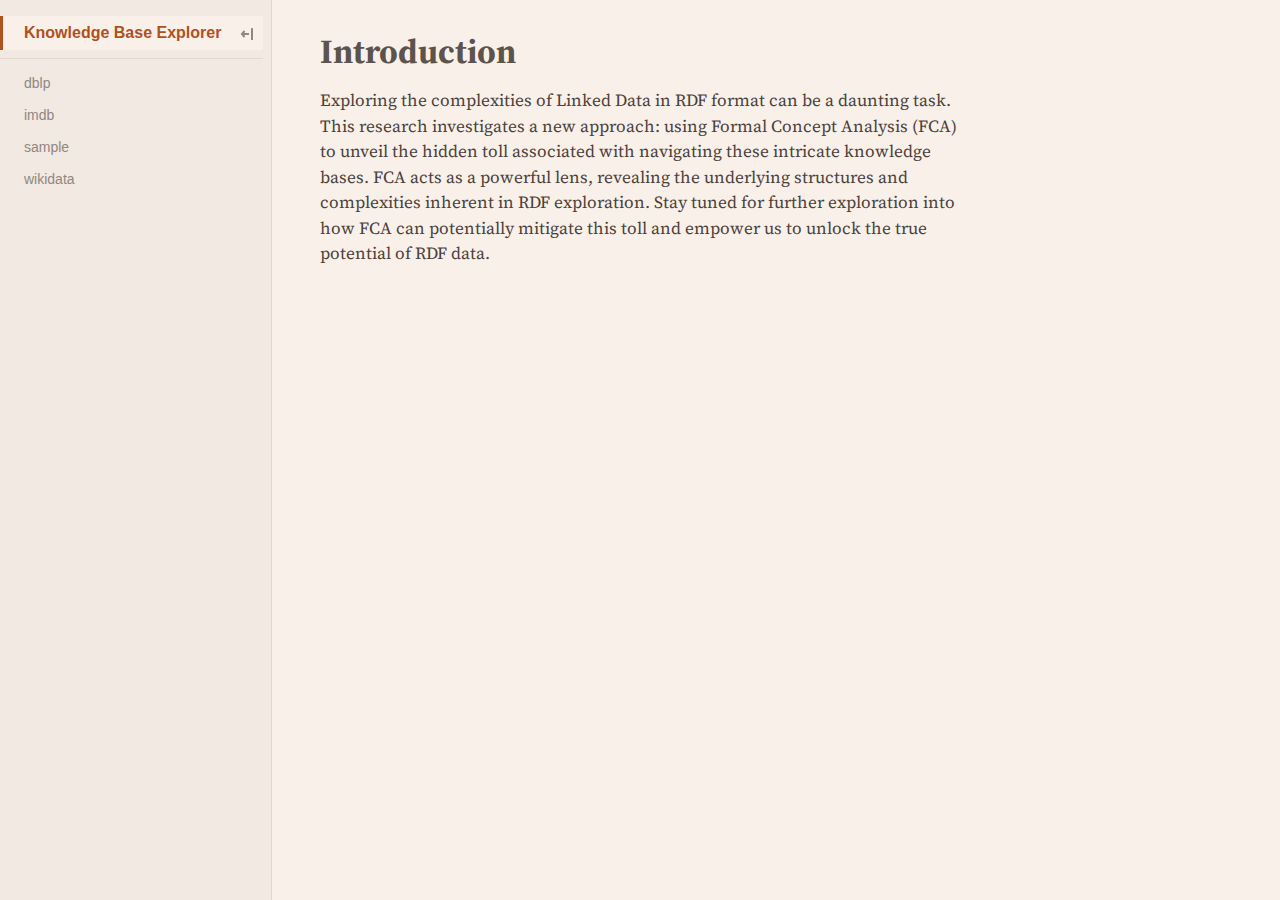
<file: index.html>
<!DOCTYPE html>
<meta charset="utf-8">
<meta name="viewport" content="width=device-width, initial-scale=1, maximum-scale=1">
<title>Introduction | Knowledge Base Explorer</title>
<link rel="preconnect" href="https://fonts.gstatic.com" crossorigin>
<link rel="preload" as="style" href="https://fonts.googleapis.com/css2?family=Source+Serif+Pro:ital,wght@0,400;0,600;0,700;1,400;1,600;1,700&amp;display=swap" crossorigin>
<link rel="preload" as="style" href="./_observablehq/theme-parchment.css">
<link rel="stylesheet" type="text/css" href="https://fonts.googleapis.com/css2?family=Source+Serif+Pro:ital,wght@0,400;0,600;0,700;1,400;1,600;1,700&amp;display=swap" crossorigin>
<link rel="stylesheet" type="text/css" href="./_observablehq/theme-parchment.css">
<link rel="modulepreload" href="./_observablehq/client.js">
<link rel="modulepreload" href="./_observablehq/runtime.js">
<link rel="modulepreload" href="./_observablehq/stdlib.js">
<link rel="icon" href="./_file/observable.1af93621.png" type="image/png" sizes="32x32">
<script type="module">

import "./_observablehq/client.js";

</script>
<input id="observablehq-sidebar-toggle" type="checkbox" title="Toggle sidebar">
<label id="observablehq-sidebar-backdrop" for="observablehq-sidebar-toggle"></label>
<nav id="observablehq-sidebar">
  <ol>
    <label id="observablehq-sidebar-close" for="observablehq-sidebar-toggle"></label>
    <li class="observablehq-link observablehq-link-active"><a href="./">Knowledge Base Explorer</a></li>
  </ol>
  <ol>
    <li class="observablehq-link"><a href="./dblp">dblp</a></li>
    <li class="observablehq-link"><a href="./imdb">imdb</a></li>
    <li class="observablehq-link"><a href="./sample">sample</a></li>
    <li class="observablehq-link"><a href="./wikidata">wikidata</a></li>
  </ol>
</nav>
<script>{Object.assign(document.createElement("a"),{href:""}).password&&location.replace(location.href);const e=document.querySelector("#observablehq-sidebar"),t=document.querySelector("#observablehq-sidebar-toggle"),r=sessionStorage.getItem("observablehq-sidebar");r?t.checked=r==="true":t.indeterminate=!0;for(const o of document.querySelectorAll("#observablehq-sidebar summary")){const s=o.parentElement;switch(sessionStorage.getItem(`observablehq-sidebar:${o.textContent}`)){case"true":s.open=!0;break;case"false":s.classList.contains("observablehq-section-active")||(s.open=!1);break}}addEventListener("beforeunload",()=>sessionStorage.setItem("observablehq-sidebar-scrolly",`${e.scrollTop}`));const a=sessionStorage.getItem("observablehq-sidebar-scrolly");a!=null&&(e.style.cssText="overflow: hidden;",e.scrollTop=+a,e.style.cssText="");}</script>
<div id="observablehq-center">
<main id="observablehq-main" class="observablehq">
<h1 id="introduction" tabindex="-1"><a class="observablehq-header-anchor" href="#introduction">Introduction</a></h1>
<p>Exploring the complexities of Linked Data in RDF format can be a daunting task.
This research investigates a new approach: using Formal Concept Analysis (FCA)
to unveil the hidden toll associated with navigating these intricate knowledge
bases. FCA acts as a powerful lens, revealing the underlying structures and
complexities inherent in RDF exploration. Stay tuned for further exploration
into how FCA can potentially mitigate this toll and empower us to unlock the
true potential of RDF data.</p>
</main>
</div>
</file>
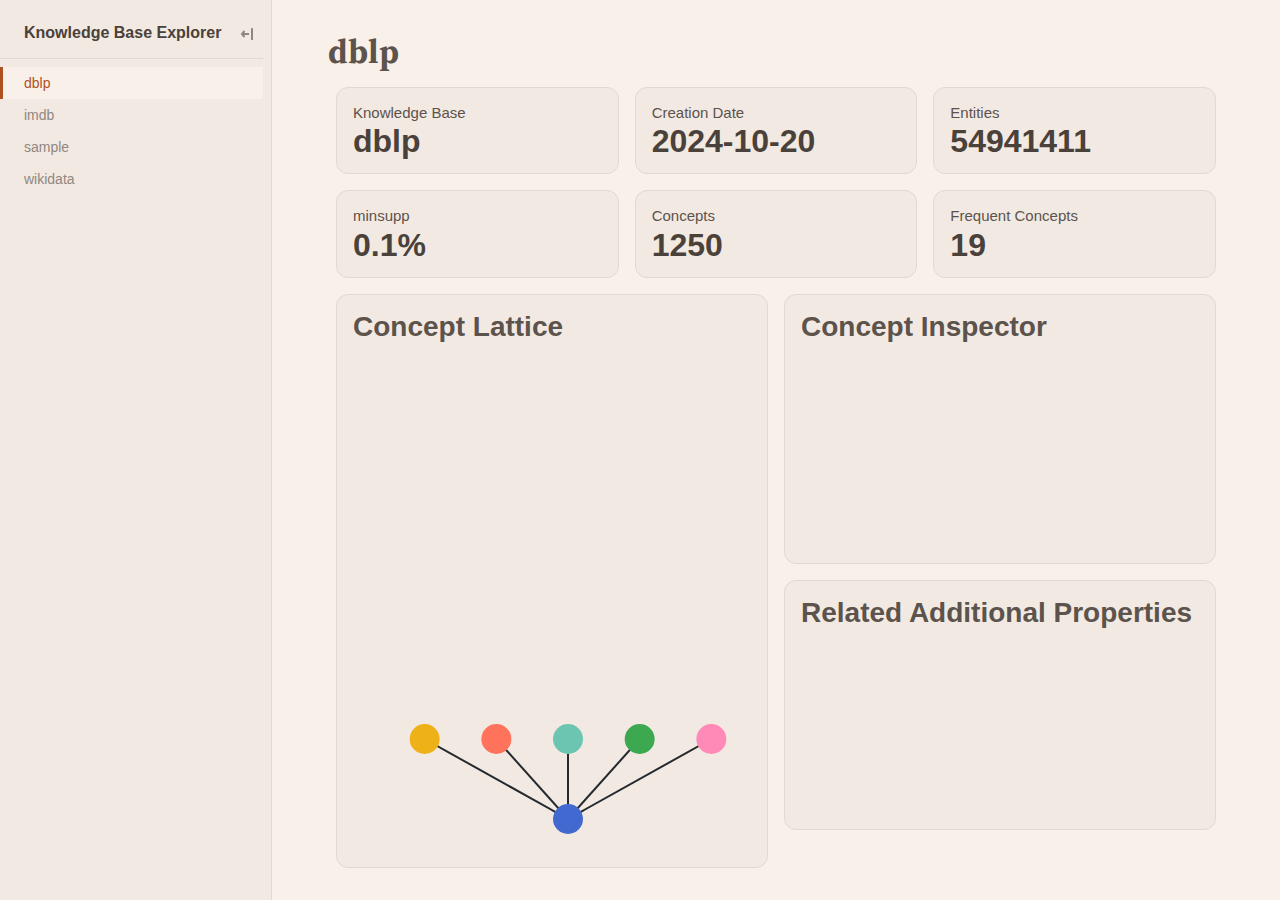
<file: dblp.html>
<!DOCTYPE html>
<meta charset="utf-8">
<meta name="viewport" content="width=device-width, initial-scale=1, maximum-scale=1">
<title>dblp | Knowledge Base Explorer</title>
<link rel="preconnect" href="https://fonts.gstatic.com" crossorigin>
<link rel="preload" as="style" href="https://fonts.googleapis.com/css2?family=Source+Serif+Pro:ital,wght@0,400;0,600;0,700;1,400;1,600;1,700&amp;display=swap" crossorigin>
<link rel="preload" as="style" href="./_observablehq/theme-parchment.css">
<link rel="preload" as="style" href="./_observablehq/stdlib/inputs.css">
<link rel="stylesheet" type="text/css" href="https://fonts.googleapis.com/css2?family=Source+Serif+Pro:ital,wght@0,400;0,600;0,700;1,400;1,600;1,700&amp;display=swap" crossorigin>
<link rel="stylesheet" type="text/css" href="./_observablehq/theme-parchment.css">
<link rel="stylesheet" type="text/css" href="./_observablehq/stdlib/inputs.css">
<link rel="modulepreload" href="./_observablehq/client.js">
<link rel="modulepreload" href="./_observablehq/runtime.js">
<link rel="modulepreload" href="./_observablehq/stdlib.js">
<link rel="modulepreload" href="./_npm/gexf@0.2.6/_esm.js">
<link rel="modulepreload" href="./_node/d3@7.9.0/index.js">
<link rel="modulepreload" href="./_npm/d3@7.9.0/_esm.js">
<link rel="modulepreload" href="./_npm/htl@0.3.1/_esm.js">
<link rel="modulepreload" href="./_observablehq/stdlib/inputs.js">
<link rel="modulepreload" href="./_npm/isoformat@0.2.1/_esm.js">
<link rel="modulepreload" href="./_npm/xmldom@0.1.31/_esm.js">
<link rel="modulepreload" href="./_node/d3-array@3.2.4/index.js">
<link rel="modulepreload" href="./_node/d3-axis@3.0.0/index.js">
<link rel="modulepreload" href="./_node/d3-brush@3.0.0/index.js">
<link rel="modulepreload" href="./_node/d3-chord@3.0.1/index.js">
<link rel="modulepreload" href="./_node/d3-color@3.1.0/index.js">
<link rel="modulepreload" href="./_node/d3-contour@4.0.2/index.js">
<link rel="modulepreload" href="./_node/d3-delaunay@6.0.4/index.js">
<link rel="modulepreload" href="./_node/d3-dispatch@3.0.1/index.js">
<link rel="modulepreload" href="./_node/d3-drag@3.0.0/index.js">
<link rel="modulepreload" href="./_node/d3-dsv@3.0.1/index.js">
<link rel="modulepreload" href="./_node/d3-ease@3.0.1/index.js">
<link rel="modulepreload" href="./_node/d3-fetch@3.0.1/index.js">
<link rel="modulepreload" href="./_node/d3-force@3.0.0/index.js">
<link rel="modulepreload" href="./_node/d3-format@3.1.0/index.js">
<link rel="modulepreload" href="./_node/d3-geo@3.1.1/index.js">
<link rel="modulepreload" href="./_node/d3-hierarchy@3.1.2/index.js">
<link rel="modulepreload" href="./_node/d3-interpolate@3.0.1/index.js">
<link rel="modulepreload" href="./_node/d3-path@3.1.0/index.js">
<link rel="modulepreload" href="./_node/d3-polygon@3.0.1/index.js">
<link rel="modulepreload" href="./_node/d3-quadtree@3.0.1/index.js">
<link rel="modulepreload" href="./_node/d3-random@3.0.1/index.js">
<link rel="modulepreload" href="./_node/d3-scale@4.0.2/index.js">
<link rel="modulepreload" href="./_node/d3-scale-chromatic@3.1.0/index.js">
<link rel="modulepreload" href="./_node/d3-selection@3.0.0/index.js">
<link rel="modulepreload" href="./_node/d3-shape@3.2.0/index.js">
<link rel="modulepreload" href="./_node/d3-time@3.1.0/index.js">
<link rel="modulepreload" href="./_node/d3-time-format@4.1.0/index.js">
<link rel="modulepreload" href="./_node/d3-timer@3.0.1/index.js">
<link rel="modulepreload" href="./_node/d3-transition@3.0.1/index.js">
<link rel="modulepreload" href="./_node/d3-zoom@3.0.0/index.js">
<link rel="modulepreload" href="./_npm/d3-array@3.2.4/_esm.js">
<link rel="modulepreload" href="./_npm/d3-axis@3.0.0/_esm.js">
<link rel="modulepreload" href="./_npm/d3-brush@3.0.0/_esm.js">
<link rel="modulepreload" href="./_npm/d3-chord@3.0.1/_esm.js">
<link rel="modulepreload" href="./_npm/d3-color@3.1.0/_esm.js">
<link rel="modulepreload" href="./_npm/d3-contour@4.0.2/_esm.js">
<link rel="modulepreload" href="./_npm/d3-delaunay@6.0.4/_esm.js">
<link rel="modulepreload" href="./_npm/d3-dispatch@3.0.1/_esm.js">
<link rel="modulepreload" href="./_npm/d3-drag@3.0.0/_esm.js">
<link rel="modulepreload" href="./_npm/d3-dsv@3.0.1/_esm.js">
<link rel="modulepreload" href="./_npm/d3-ease@3.0.1/_esm.js">
<link rel="modulepreload" href="./_npm/d3-fetch@3.0.1/_esm.js">
<link rel="modulepreload" href="./_npm/d3-force@3.0.0/_esm.js">
<link rel="modulepreload" href="./_npm/d3-format@3.1.0/_esm.js">
<link rel="modulepreload" href="./_npm/d3-geo@3.1.1/_esm.js">
<link rel="modulepreload" href="./_npm/d3-hierarchy@3.1.2/_esm.js">
<link rel="modulepreload" href="./_npm/d3-interpolate@3.0.1/_esm.js">
<link rel="modulepreload" href="./_npm/d3-path@3.1.0/_esm.js">
<link rel="modulepreload" href="./_npm/d3-polygon@3.0.1/_esm.js">
<link rel="modulepreload" href="./_npm/d3-quadtree@3.0.1/_esm.js">
<link rel="modulepreload" href="./_npm/d3-random@3.0.1/_esm.js">
<link rel="modulepreload" href="./_npm/d3-scale@4.0.2/_esm.js">
<link rel="modulepreload" href="./_npm/d3-scale-chromatic@3.1.0/_esm.js">
<link rel="modulepreload" href="./_npm/d3-selection@3.0.0/_esm.js">
<link rel="modulepreload" href="./_npm/d3-shape@3.2.0/_esm.js">
<link rel="modulepreload" href="./_npm/d3-time@3.1.0/_esm.js">
<link rel="modulepreload" href="./_npm/d3-time-format@4.1.0/_esm.js">
<link rel="modulepreload" href="./_npm/d3-timer@3.0.1/_esm.js">
<link rel="modulepreload" href="./_npm/d3-transition@3.0.1/_esm.js">
<link rel="modulepreload" href="./_npm/d3-zoom@3.0.0/_esm.js">
<link rel="modulepreload" href="./_node/internmap@2.0.3/index.js">
<link rel="modulepreload" href="./_node/delaunator@5.0.1/index.js">
<link rel="modulepreload" href="./_npm/internmap@2.0.3/_esm.js">
<link rel="modulepreload" href="./_npm/delaunator@5.0.1/_esm.js">
<link rel="modulepreload" href="./_node/robust-predicates@3.0.2/index.js">
<link rel="modulepreload" href="./_npm/robust-predicates@3.0.2/_esm.js">
<link rel="icon" href="./_file/observable.1af93621.png" type="image/png" sizes="32x32">
<script type="module">

import {define} from "./_observablehq/client.js";
import {registerFile} from "./_observablehq/stdlib.js";

registerFile("./data/dblp/descriptions.json", {"name":"./data/dblp/descriptions.json","mimeType":"application/json","path":"./_file/data/dblp/descriptions.17fdceab.json","lastModified":1730098697735});
registerFile("./data/dblp/info.json", {"name":"./data/dblp/info.json","mimeType":"application/json","path":"./_file/data/dblp/info.ea3d656f.json","lastModified":1730098697735});
registerFile("./data/dblp/lattice.gexf", {"name":"./data/dblp/lattice.gexf","path":"./_file/data/dblp/lattice.e6fe05c2.gexf","lastModified":1730098697735});

define({id: "e8d17b6e", inputs: ["html","display"], body: async (html,display) => {
display(await(
html.fragment`<style>
  .observablehq {
  max-width: calc(100% - 1rem) !important;
  margin: auto; /* Center the content */
  }
  .prop-class {
  color: #9400d3 !important;
  }
</style>`
))
}});

define({id: "51d8fc34", inputs: ["FileAttachment"], outputs: ["stats","gexfText","descriptions"], body: async (FileAttachment) => {
const stats = FileAttachment("./data/dblp/info.json").json()
const gexfText = await FileAttachment("./data/dblp/lattice.gexf").text();
const descriptions = await FileAttachment("./data/dblp/descriptions.json").json()
return {stats,gexfText,descriptions};
}});

define({id: "f7f87d7e", inputs: ["html","stats","display"], body: async (html,stats,display) => {
display(await(
html.fragment`<div class="grid grid-cols-3">
  <a class="card" style="color: inherit;">
    <h2>Knowledge Base</h2>
    <span class="big">${stats.project_name}</span>
  </a>
  <a class="card" style="color: inherit;">
    <h2>Creation Date</h2>
    <span class="big">${stats.creation_date}</span>
  </a>
  <a class="card" style="color: inherit;pointer-events: none;">
    <h2>Entities</h2>
    <span class="big">${stats.unique_entities}</span>
  </a>
  <a class="card"  style="color: inherit;pointer-events: none;">
    <h2>minsupp</h2>
    <span class="big">${stats.minsupp*100}%</span>
  </a>
  <a class="card"  style="color: inherit;pointer-events: none;">
    <h2>Concepts</h2>
    <span class="big">${stats.num_concepts}</span>
  </a>
  <a class="card"  style="color: inherit;pointer-events: none;">
    <h2>Frequent Concepts</h2>
    <span class="big">${stats.num_frequent_concepts}</span>
  </a>
</div>`
))
}});

define({id: "35aed7bf", inputs: ["gexfText","stats"], outputs: ["parse","gexfData","frequent_concepts","cluster_descriptions","computeDepth","sortArrayBySubstring","getTitleFromLabel","computeLevel","generate_cluster_stats","prepare_data","latticeData"], body: async (gexfText,stats) => {
const {parse} = await import("./_npm/gexf@0.2.6/_esm.js");
//Prepare Lattice Data
const gexfData = parse(gexfText);
const frequent_concepts = new Map(Object.entries(stats.frequent_concepts));
const cluster_descriptions = new Map();
function computeDepth(node, level = 0) {
    node.level = level;
    node.children.forEach(child => {
        computeDepth(child, level + 1);
    });
}
function sortArrayBySubstring(arr){
    return arr.sort((a, b) => {
        const aStartsWith = a.startsWith("class:");
        const bStartsWith = b.startsWith("class:");

        if (aStartsWith && !bStartsWith) {
            return -1; // a should come before b
        } else if (!aStartsWith && bStartsWith) {
            return 1; // b should come before a
        } else {
            return 0; // leave them in the original order if both or neither match
        }
    });
}
function getTitleFromLabel(property_array, frequent_concepts){
    const label =  new Set(JSON.parse(property_array));
    let concept_stats = "";
    for (const [key, value] of frequent_concepts) {
        const concept = new Set(JSON.parse(key.replace(/'/g, '"').replace(/\{/g,
            '[').replace(/\}/g, ']')));
        if(concept.size === label.size && concept.isSubsetOf(label)){
            concept_stats = value;
        }
    }
    return concept_stats;
}
function computeLevel(node, ls) {
    var level = null;
    if(node.label === "set()" ){
		level = 0;
    } else if (node.label.startsWith("Cluster")){
		level = 1;
    } else {
		level = new Set(JSON.parse(node.label)).size;
    }
	if(ls.has(level)){
		node.level = ls.get(level);
	}else{
		ls.set(level, ls.size);
		node.level = ls.get(level);
	}
	console.log(ls)
    node.children.forEach(child => {
        computeLevel(child, ls);
    });
}

function generate_cluster_stats(cluster_node){
	//collect all properties from direct children
	var propertySet = new Set();
	var classesSet = new Set();
	cluster_node.children.forEach(child => {
		var label = child.label.replace(/'/g, '"').replace(/\{/g,'[').replace(/\}/g, ']');
		var childLabel = JSON.parse(label);
		//read properties
		childLabel.forEach(property => {
			propertySet.add(property);
		});
		//Get Description Label of children
		var classes = getTitleFromLabel(label, frequent_concepts).label.split(" ");
		classes.forEach(c => {
			classesSet.add(c);
		});
	});
	var classesLabel = Array.from(classesSet).join(' ');
	var obj = {label : classesLabel, properties: propertySet };
	cluster_descriptions.set(cluster_node.label, obj);
	return classesLabel;
}

function prepare_data(data) {
    // Define root node (modify this to identify your root node)
    const rootNode = data.nodes.find(node => node.label === "set()");
    // Preprocess data to add parent references
    data.nodes.forEach(node => {
        node.children = [];
    });
    const clusterMap = new Map();
    //Get all edges not starting from Root
    const tmp_edges = data.edges.filter(edge => edge.source !== "1");
    const edges_to_add = [];
    data.edges.forEach((edge, index) => {
        const source = data.nodes.find(node => node.id === edge.source);
        const target = data.nodes.find(node => node.id === edge.target);
        if(source.label === "set()" &&
			!source.label.startsWith("Cluster") &&
			!target.label.startsWith("Cluster")){
				const edge_id = parseInt(edge.id);
				var shift = 0;
				//Check if cluster node already exists or needs to be created
				const cluster_id = target.attributes[2];
				var cluster_node = null;
				if(clusterMap.has(cluster_id)){
					cluster_node = clusterMap.get(cluster_id);
				}else{
					let new_node_id = data.nodes.length + 1;
					cluster_node = { id : new_node_id.toString(), label: "Cluster ".concat(" ",
						cluster_id ), children: [], attributes: [0,
							"Cluster".concat(" ", cluster_id), cluster_id, cluster_id] };
					clusterMap.set(cluster_id, cluster_node);
					data.nodes.push(cluster_node);
				
					//Edge from Bottom Concept to Cluster Node
					var to_cluster_edge = {id: (edge_id).toString(), type: "directed", label:"",
						source:"1", target: cluster_node.id, weight: 1};
					edges_to_add.push(to_cluster_edge);
				}
				//Add Edge from Cluster Node to target

				var from_cluster_edge = {id: (edge_id).toString(), type: "directed",
					label: "", source: cluster_node.id, target: target.id, weight:
						1};
				edges_to_add.push(from_cluster_edge);
			}
    });
    data.edges = tmp_edges.concat(edges_to_add);
    data.edges.forEach((edge, index) => {
        edge.id = index.toString();
    });
    data.edges.forEach(edge => {
        const source = data.nodes.find(node => node.id === edge.source);
        const target = data.nodes.find(node => node.id === edge.target);
        source.children.push(target);
        target.parent = source;
        edge.source = source;
        edge.target = target;
    })
	//Generate Cluster Information
	
	clusterMap.forEach((value, key, map) => {
		var newLabel = generate_cluster_stats(value);
		const node = data.nodes.find(node => node.id === value.id)
		let tmp = cluster_descriptions.get(node.label);
		node.label = node.label + ": " + newLabel;
		node.properties = Array.from(tmp.properties).map(item => `"${item}"`).toString();
		node.properties = "[" + node.properties + "]";
	});
    //Hide all Nodes not rootNode or level 1
    data.nodes.forEach(node => {
        if(node.label === "set()" || node.parent === rootNode){
            node.hidden = false;
        }else{
            node.hidden = true;
        }
        node.active = false;
        node.label = node.label.replace(/'/g, '"')
            .replace(/\{/g, '[')
            .replace(/\}/g, ']');
    })
	const levels = new Map();
    //computeLevel(rootNode, levels);
	computeDepth(rootNode);
    return data;
}
const latticeData = prepare_data(gexfData);
return {parse,gexfData,frequent_concepts,cluster_descriptions,computeDepth,sortArrayBySubstring,getTitleFromLabel,computeLevel,generate_cluster_stats,prepare_data,latticeData};
}});

define({id: "70d79ec1", inputs: ["html","display"], body: async (html,display) => {
display(await(
html.fragment`<div class="grid grid-cols-2">
  <div class="card" id="lattice" style="height: 60vh; overflow: hidden">
    <h1>Concept Lattice</h1>
  </div>
  <div class="grid-rowspan-1" style="height: 60vh;">
	<div class="card" id="concept" style="margin: 0; max-height: 50%;">
      <h1 id="concept-label">Concept Inspector</h1>
      <div id="description">
		<!-- <h2>Select a Concept to start exploring!</h2> -->
		<div id="table-container" style="height: 200px; overflow-y: scroll;">
		</div>
      </div>
	</div>
	<div id="supersets" class="card grid-rowspan-1" style="max-height: 40%; min-height: 40%; overflow: auto;">
	  <h1>Related Additional Properties</h1>
	  <div id="additional-props"/>
	</div>
  </div>
</div>`
))
}});

define({id: "de7e35a5", inputs: ["d3","getTitleFromLabel","frequent_concepts","latticeData","sortArrayBySubstring","Inputs","descriptions"], outputs: ["select","transition","easeBounceOut","zoom","DOM","parent","width","height","svg","myZoom","colorScale","container","tooltip","mouseover","mousemove","mouseleave","visibleNodes","visibleEdges","activeCircle","zoomed","update_data","click","update_visualization","collapse","getNodeById","getXPosition","getVisibleNodes","getVisibleEdges","createConceptDescription","createCheckboxes"], body: async (d3,getTitleFromLabel,frequent_concepts,latticeData,sortArrayBySubstring,Inputs,descriptions) => {
const [{select, transition, easeBounceOut, zoom}, {DOM}] = await Promise.all([import("./_node/d3@7.9.0/index.js"), import("./_observablehq/stdlib.js")]);
//display(latticeData);
//Prepare svg element

const parent = d3.select("#lattice")
const width = parent.node().clientWidth;
const height = parent.node().clientHeight - 100;
const svg = parent.append("svg")
    .attr("width", width)
    .attr("height", height);
const myZoom = d3.zoom()
    .scaleExtent([0.5, 5])
    .on("zoom", zoomed);
const colorScale = d3.scaleOrdinal(d3.schemeObservable10);
const container = svg.append("g");
const tooltip = parent
    .append("div")
    .style("opacity", 0)
    .attr("class", "tooltip")
    .style("background-color", "white")
    .style("color", "black")
    .style("border", "solid")
    .style("border-width", "2px")
    .style("border-radius", "5px")
    .style("padding", "5px")
    .style("position", "absolute");


var mouseover = function(d) {
    tooltip.style("opacity", 1);
    d3.select(this)
        .style("stroke", "black")
        .style("opacity", 1);
}


var mousemove = function(event, d){
    var value = null;
    if(d.label === "set()"){
        value = "Bottom Concept";
    }else if (d.label.startsWith("Cluster")){
        value =  d.label;
    }else{
        let label = d.label
            .replace(/'/g, '"')
            .replace(/\{/g, '[')
            .replace(/\}/g, ']');
        let title = getTitleFromLabel(label, frequent_concepts);
        value = title.label;
    }
    tooltip.html(value)
        .style("left", (event.pageX - 320) + "px")
        .style("top", (event.pageY - 100) + "px");
}


var mouseleave = function(d) {
    tooltip
      .style("opacity", 0)
    d3.select(this)
      .style("stroke", "none")
      .style("opacity", 0.8)
}


svg.call(myZoom);
//Handle Data
var visibleNodes = getVisibleNodes(latticeData.nodes);
var visibleEdges = getVisibleEdges(latticeData.nodes, latticeData.edges);
var activeCircle = null;
//Draw Visualization
update_visualization();

function zoomed(event) {
    container.attr("transform", event.transform);
}
        
        
function update_data(d){
    //set node active or inactive and redraw
    if(d.active === false || d.active === null){
        if(activeCircle){
            activeCircle.active = false
            if(!d.parent == activeCircle){
            collapse(activeCircle);
            }
        }
        d.active = true;
        activeCircle = d;
        //show children
        d.children.forEach(child => child.hidden = false);
    }else{
        d.active = false;
        //collapse recursively
        collapse(d);
    }
    visibleNodes = getVisibleNodes(latticeData.nodes);
    visibleEdges = getVisibleEdges(latticeData.nodes, latticeData.edges);
}

function click(d){
    update_data(d);
    update_visualization();
    //Generate Description and Additional Properties
    const property_array = d.label
    if(property_array === "set()") {
        d3.select("#concept-label").text("Bottom Concept");
        const container = d3.select("#additional-props").text("");
        container.html("");
    } else if(property_array.startsWith("Cluster")) {
		let props = sortArrayBySubstring(JSON.parse(d.properties));
		createConceptDescription(props, d.label, d.attributes[0]);
        //Get List of labels of children
        const container = d3.select("#additional-props").text("");
        container.html("");
    } else {
		let props = sortArrayBySubstring(JSON.parse(property_array));
        let concept_stats = getTitleFromLabel(property_array, frequent_concepts);
        createConceptDescription(props, concept_stats.label, d.attributes[0]);
        const additional_props = Inputs.table(concept_stats.additional_props, {
            columns: [0, 1], header: { 0: "property", 1: "occurences"}});
        const container = d3.select("#additional-props").text("");
        container.append(function() { return additional_props; });
    }

}
function update_visualization(){
    const bounce = transition().duration(2000).ease(easeBounceOut);
    //draw Nodes
    var circles = container
        .selectAll("circle")
        .data(visibleNodes, (d) => d.id)
        .join(
            enter => enter.append("circle")
                .attr("id", function(d) { return d.id; })
                .attr("fill", (d) => colorScale(d.attributes[2]))
                .attr("cx", (d) => {
                    d.x = getXPosition(d, visibleNodes, width);
                    return d.x;
                })
                .attr("cy", (d) => {
                    d.y = height - (d.level * 80); //(levels.indexOf(d.level) * 80));
                    return d.y;
                })
                .style("z-index", 2)
                .attr("r", 0)
                .on("click", function(event, d){
                    click(d);
                })
                .on("mouseover", function(event, d){ mouseover(d); })
                .on("mousemove", function(event, d){ mousemove(event, d); })
                .on("mouseleave", function(event, d){ mouseleave(d); })
                .call((selection) => {
                    selection
                        .transition(bounce)
                        .attr("r", (d) => 15)
                }),
            update => update
                .transition(bounce)
                .attr("stroke-width", (d) => { 
                    if(d.active){ 
                        return "5px"; 
                    }else{
                        return "0px";
                    }
                })
                .attr("stroke", (d) => {
                    if(d.active){ return "#24292e"; }
                })
                                .attr("cx", (d) => {
                    d.x = getXPosition(d, visibleNodes, width);
                    return d.x;
                })
                .attr("cy", (d) => {
                    d.y = height - (d.level * 80); //(levels.indexOf(d.level) * 80));
                    return d.y;
                }),
            exit => exit.transition(bounce).attr("r", 0).remove()
        );
    //drawEdges
    container
        .selectAll("line")
        .data(visibleEdges, (d) => d.id)
        .join(
            enter => enter
                .append("line")
                .attr("stroke", "#24292e")
                .attr("stroke-width", "2px")
                .attr("x1", d => d.source.x)
                .attr("y1", d => d.source.y)
                .attr("x2", d => d.target.x)
                .attr("y2", d => d.target.y),
            update => update
                .attr("x1", d => d.source.x)
                .attr("y1", d => d.source.y)
                .attr("x2", d => d.target.x)
                .attr("y2", d => d.target.y),
            exit => exit.remove()
        );
    circles.raise();
}


function collapse(d) {
    if (d.children) {
        d.children.forEach((child) => {
            child.hidden = true;
            collapse(child);
        });
    }
}

function getNodeById(id, nodes){
    return nodes.filter(n => id === n.id);
}

function getXPosition(node, nodes, maxWidth){
    const sameDepthNodes = nodes.filter(n => n.level === node.level);
    return maxWidth / (sameDepthNodes.length + 1) *
        (sameDepthNodes.indexOf(node) + 1);
}

function getVisibleNodes(nodes) {
    return nodes.filter(d => !d.hidden);
}

function getVisibleEdges(nodes, edges) {
    return edges.filter(function (d) {
        return !d.source.hidden && !d.target.hidden;
    });
}

Set.prototype.isSubsetOf = function(otherSet) {
    for (let item of this) {
        if (!otherSet.has(item)) {
            return false;
        }
    }
    return true;
};

//Descriptions of Concepts including Classes and Properties
function createConceptDescription(props, title, extent_size) {
    const tableContainer = d3.select("#table-container");
    tableContainer.html(""); // Clear any existing table
    //Get Header
	var label = d3.select("#concept-label");
	if(extent_size != 0){
		title = title.concat(" (Extent Size: ", extent_size,")");
	}
	label.text(title);
	//create table
    const table = tableContainer.append("table").attr("class", "node-data-table");
    const thead = table.append("thead");
    const tbody = table.append("tbody");

    // Assuming nodeData is an object with key-value pairs
    // Append header
    thead.append("tr")
        .selectAll("th")
        .data(["Class/Property", "Description"])
        .enter()
        .append("th")
        .text(d => d);

    // Append rows
    props.forEach(item => {
        const row = tbody.append("tr");
        if(item.startsWith("class:")){
            item = item.replace(/class\:/g, "");
            row.append("td").text(item).classed("prop-class", true);
        } else {
            row.append("td").text(item);
        }
    
    
        if(descriptions.hasOwnProperty(item)){
            row.append("td").text(descriptions[item].description);
        } else {
            row.append("td").text("");
        }
    
    });
  
}

//Tables for additional Concepts
function createCheckboxes(data) {
    const container = d3.select("#additional-props");
    container.innerHTML = ""; // Clear any existing content

    data.forEach(item => {
        // Create a div for each checkbox and label
        const checkboxDiv = document.createElement("div");
        checkboxDiv.className = "checkbox-item";

        // Create the checkbox input element
        const checkbox = document.createElement("input");
        checkbox.type = "checkbox";
        checkbox.id = `checkbox`;
        checkbox.value = item.value;

        // Create the label for the checkbox
        const label = document.createElement("label");
        label.htmlFor = `checkbox`;
        label.textContent = item.name;

        // Append the checkbox and label to the div
        checkboxDiv.appendChild(checkbox);
        checkboxDiv.appendChild(label);

        // Append the div to the container
        container.append(checkboxDiv);
    });
}
return {select,transition,easeBounceOut,zoom,DOM,parent,width,height,svg,myZoom,colorScale,container,tooltip,mouseover,mousemove,mouseleave,visibleNodes,visibleEdges,activeCircle,zoomed,update_data,click,update_visualization,collapse,getNodeById,getXPosition,getVisibleNodes,getVisibleEdges,createConceptDescription,createCheckboxes};
}});

</script>
<input id="observablehq-sidebar-toggle" type="checkbox" title="Toggle sidebar">
<label id="observablehq-sidebar-backdrop" for="observablehq-sidebar-toggle"></label>
<nav id="observablehq-sidebar">
  <ol>
    <label id="observablehq-sidebar-close" for="observablehq-sidebar-toggle"></label>
    <li class="observablehq-link"><a href="./">Knowledge Base Explorer</a></li>
  </ol>
  <ol>
    <li class="observablehq-link observablehq-link-active"><a href="./dblp">dblp</a></li>
    <li class="observablehq-link"><a href="./imdb">imdb</a></li>
    <li class="observablehq-link"><a href="./sample">sample</a></li>
    <li class="observablehq-link"><a href="./wikidata">wikidata</a></li>
  </ol>
</nav>
<script>{Object.assign(document.createElement("a"),{href:""}).password&&location.replace(location.href);const e=document.querySelector("#observablehq-sidebar"),t=document.querySelector("#observablehq-sidebar-toggle"),r=sessionStorage.getItem("observablehq-sidebar");r?t.checked=r==="true":t.indeterminate=!0;for(const o of document.querySelectorAll("#observablehq-sidebar summary")){const s=o.parentElement;switch(sessionStorage.getItem(`observablehq-sidebar:${o.textContent}`)){case"true":s.open=!0;break;case"false":s.classList.contains("observablehq-section-active")||(s.open=!1);break}}addEventListener("beforeunload",()=>sessionStorage.setItem("observablehq-sidebar-scrolly",`${e.scrollTop}`));const a=sessionStorage.getItem("observablehq-sidebar-scrolly");a!=null&&(e.style.cssText="overflow: hidden;",e.scrollTop=+a,e.style.cssText="");}</script>
<div id="observablehq-center">
<main id="observablehq-main" class="observablehq">
<h1 id="dblp" tabindex="-1"><a class="observablehq-header-anchor" href="#dblp">dblp</a></h1>
<div id="cell-e8d17b6e" class="observablehq observablehq--block"><span class="observablehq-loading"></span></div>
<div id="cell-51d8fc34" class="observablehq observablehq--block"></div>
<div id="cell-f7f87d7e" class="observablehq observablehq--block"><span class="observablehq-loading"></span></div>
<div id="cell-35aed7bf" class="observablehq observablehq--block"></div>
<div id="cell-70d79ec1" class="observablehq observablehq--block"><span class="observablehq-loading"></span></div>
<div id="cell-de7e35a5" class="observablehq observablehq--block"></div>
</main>
</div>
</file>
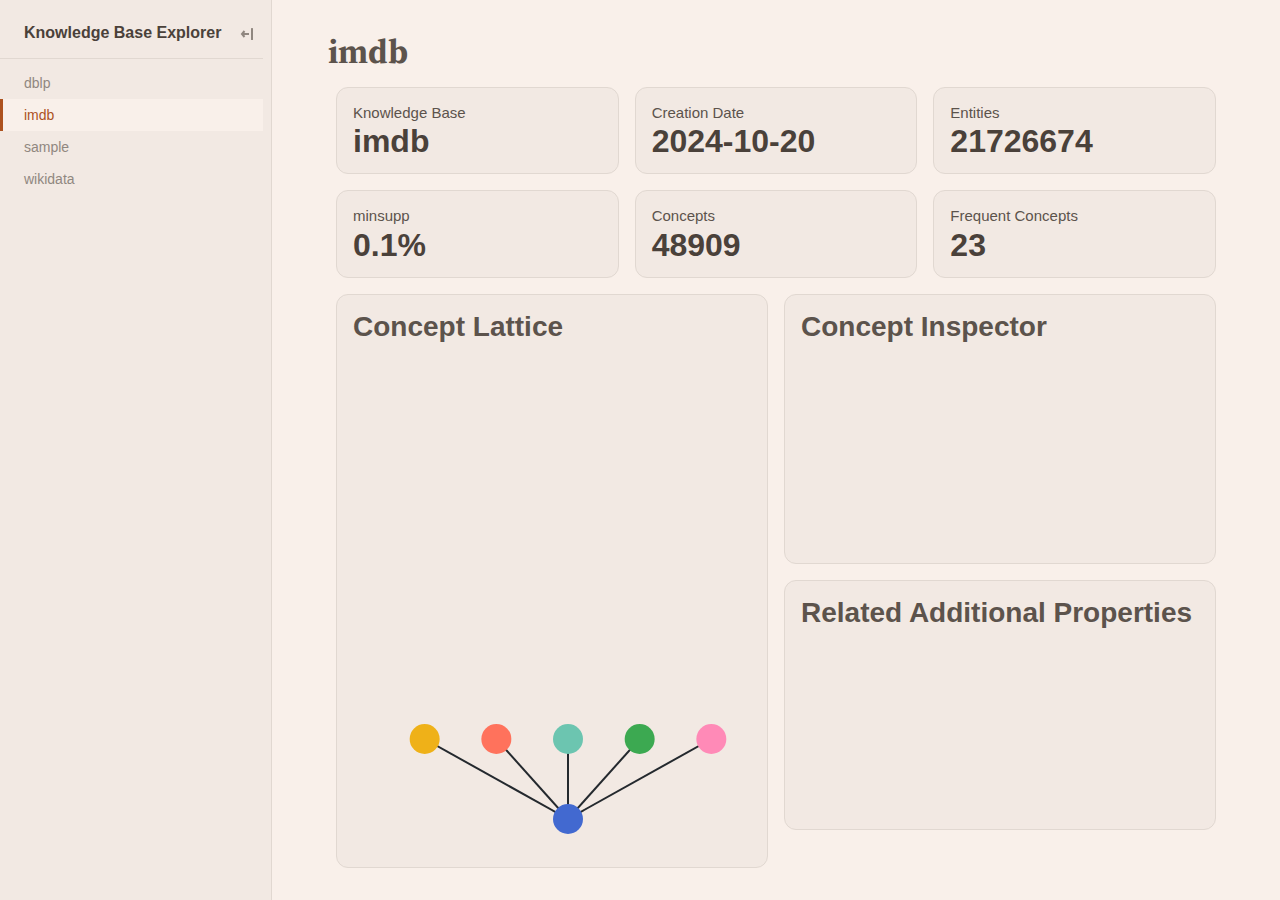
<file: imdb.html>
<!DOCTYPE html>
<meta charset="utf-8">
<meta name="viewport" content="width=device-width, initial-scale=1, maximum-scale=1">
<title>imdb | Knowledge Base Explorer</title>
<link rel="preconnect" href="https://fonts.gstatic.com" crossorigin>
<link rel="preload" as="style" href="https://fonts.googleapis.com/css2?family=Source+Serif+Pro:ital,wght@0,400;0,600;0,700;1,400;1,600;1,700&amp;display=swap" crossorigin>
<link rel="preload" as="style" href="./_observablehq/theme-parchment.css">
<link rel="preload" as="style" href="./_observablehq/stdlib/inputs.css">
<link rel="stylesheet" type="text/css" href="https://fonts.googleapis.com/css2?family=Source+Serif+Pro:ital,wght@0,400;0,600;0,700;1,400;1,600;1,700&amp;display=swap" crossorigin>
<link rel="stylesheet" type="text/css" href="./_observablehq/theme-parchment.css">
<link rel="stylesheet" type="text/css" href="./_observablehq/stdlib/inputs.css">
<link rel="modulepreload" href="./_observablehq/client.js">
<link rel="modulepreload" href="./_observablehq/runtime.js">
<link rel="modulepreload" href="./_observablehq/stdlib.js">
<link rel="modulepreload" href="./_npm/gexf@0.2.6/_esm.js">
<link rel="modulepreload" href="./_node/d3@7.9.0/index.js">
<link rel="modulepreload" href="./_npm/d3@7.9.0/_esm.js">
<link rel="modulepreload" href="./_npm/htl@0.3.1/_esm.js">
<link rel="modulepreload" href="./_observablehq/stdlib/inputs.js">
<link rel="modulepreload" href="./_npm/isoformat@0.2.1/_esm.js">
<link rel="modulepreload" href="./_npm/xmldom@0.1.31/_esm.js">
<link rel="modulepreload" href="./_node/d3-array@3.2.4/index.js">
<link rel="modulepreload" href="./_node/d3-axis@3.0.0/index.js">
<link rel="modulepreload" href="./_node/d3-brush@3.0.0/index.js">
<link rel="modulepreload" href="./_node/d3-chord@3.0.1/index.js">
<link rel="modulepreload" href="./_node/d3-color@3.1.0/index.js">
<link rel="modulepreload" href="./_node/d3-contour@4.0.2/index.js">
<link rel="modulepreload" href="./_node/d3-delaunay@6.0.4/index.js">
<link rel="modulepreload" href="./_node/d3-dispatch@3.0.1/index.js">
<link rel="modulepreload" href="./_node/d3-drag@3.0.0/index.js">
<link rel="modulepreload" href="./_node/d3-dsv@3.0.1/index.js">
<link rel="modulepreload" href="./_node/d3-ease@3.0.1/index.js">
<link rel="modulepreload" href="./_node/d3-fetch@3.0.1/index.js">
<link rel="modulepreload" href="./_node/d3-force@3.0.0/index.js">
<link rel="modulepreload" href="./_node/d3-format@3.1.0/index.js">
<link rel="modulepreload" href="./_node/d3-geo@3.1.1/index.js">
<link rel="modulepreload" href="./_node/d3-hierarchy@3.1.2/index.js">
<link rel="modulepreload" href="./_node/d3-interpolate@3.0.1/index.js">
<link rel="modulepreload" href="./_node/d3-path@3.1.0/index.js">
<link rel="modulepreload" href="./_node/d3-polygon@3.0.1/index.js">
<link rel="modulepreload" href="./_node/d3-quadtree@3.0.1/index.js">
<link rel="modulepreload" href="./_node/d3-random@3.0.1/index.js">
<link rel="modulepreload" href="./_node/d3-scale@4.0.2/index.js">
<link rel="modulepreload" href="./_node/d3-scale-chromatic@3.1.0/index.js">
<link rel="modulepreload" href="./_node/d3-selection@3.0.0/index.js">
<link rel="modulepreload" href="./_node/d3-shape@3.2.0/index.js">
<link rel="modulepreload" href="./_node/d3-time@3.1.0/index.js">
<link rel="modulepreload" href="./_node/d3-time-format@4.1.0/index.js">
<link rel="modulepreload" href="./_node/d3-timer@3.0.1/index.js">
<link rel="modulepreload" href="./_node/d3-transition@3.0.1/index.js">
<link rel="modulepreload" href="./_node/d3-zoom@3.0.0/index.js">
<link rel="modulepreload" href="./_npm/d3-array@3.2.4/_esm.js">
<link rel="modulepreload" href="./_npm/d3-axis@3.0.0/_esm.js">
<link rel="modulepreload" href="./_npm/d3-brush@3.0.0/_esm.js">
<link rel="modulepreload" href="./_npm/d3-chord@3.0.1/_esm.js">
<link rel="modulepreload" href="./_npm/d3-color@3.1.0/_esm.js">
<link rel="modulepreload" href="./_npm/d3-contour@4.0.2/_esm.js">
<link rel="modulepreload" href="./_npm/d3-delaunay@6.0.4/_esm.js">
<link rel="modulepreload" href="./_npm/d3-dispatch@3.0.1/_esm.js">
<link rel="modulepreload" href="./_npm/d3-drag@3.0.0/_esm.js">
<link rel="modulepreload" href="./_npm/d3-dsv@3.0.1/_esm.js">
<link rel="modulepreload" href="./_npm/d3-ease@3.0.1/_esm.js">
<link rel="modulepreload" href="./_npm/d3-fetch@3.0.1/_esm.js">
<link rel="modulepreload" href="./_npm/d3-force@3.0.0/_esm.js">
<link rel="modulepreload" href="./_npm/d3-format@3.1.0/_esm.js">
<link rel="modulepreload" href="./_npm/d3-geo@3.1.1/_esm.js">
<link rel="modulepreload" href="./_npm/d3-hierarchy@3.1.2/_esm.js">
<link rel="modulepreload" href="./_npm/d3-interpolate@3.0.1/_esm.js">
<link rel="modulepreload" href="./_npm/d3-path@3.1.0/_esm.js">
<link rel="modulepreload" href="./_npm/d3-polygon@3.0.1/_esm.js">
<link rel="modulepreload" href="./_npm/d3-quadtree@3.0.1/_esm.js">
<link rel="modulepreload" href="./_npm/d3-random@3.0.1/_esm.js">
<link rel="modulepreload" href="./_npm/d3-scale@4.0.2/_esm.js">
<link rel="modulepreload" href="./_npm/d3-scale-chromatic@3.1.0/_esm.js">
<link rel="modulepreload" href="./_npm/d3-selection@3.0.0/_esm.js">
<link rel="modulepreload" href="./_npm/d3-shape@3.2.0/_esm.js">
<link rel="modulepreload" href="./_npm/d3-time@3.1.0/_esm.js">
<link rel="modulepreload" href="./_npm/d3-time-format@4.1.0/_esm.js">
<link rel="modulepreload" href="./_npm/d3-timer@3.0.1/_esm.js">
<link rel="modulepreload" href="./_npm/d3-transition@3.0.1/_esm.js">
<link rel="modulepreload" href="./_npm/d3-zoom@3.0.0/_esm.js">
<link rel="modulepreload" href="./_node/internmap@2.0.3/index.js">
<link rel="modulepreload" href="./_node/delaunator@5.0.1/index.js">
<link rel="modulepreload" href="./_npm/internmap@2.0.3/_esm.js">
<link rel="modulepreload" href="./_npm/delaunator@5.0.1/_esm.js">
<link rel="modulepreload" href="./_node/robust-predicates@3.0.2/index.js">
<link rel="modulepreload" href="./_npm/robust-predicates@3.0.2/_esm.js">
<link rel="icon" href="./_file/observable.1af93621.png" type="image/png" sizes="32x32">
<script type="module">

import {define} from "./_observablehq/client.js";
import {registerFile} from "./_observablehq/stdlib.js";

registerFile("./data/imdb/descriptions.json", {"name":"./data/imdb/descriptions.json","mimeType":"application/json","path":"./_file/data/imdb/descriptions.ca3d163b.json","lastModified":1730098697736});
registerFile("./data/imdb/info.json", {"name":"./data/imdb/info.json","mimeType":"application/json","path":"./_file/data/imdb/info.944ce125.json","lastModified":1730098697736});
registerFile("./data/imdb/lattice.gexf", {"name":"./data/imdb/lattice.gexf","path":"./_file/data/imdb/lattice.2168e5eb.gexf","lastModified":1730098697736});

define({id: "e8d17b6e", inputs: ["html","display"], body: async (html,display) => {
display(await(
html.fragment`<style>
  .observablehq {
  max-width: calc(100% - 1rem) !important;
  margin: auto; /* Center the content */
  }
  .prop-class {
  color: #9400d3 !important;
  }
</style>`
))
}});

define({id: "806b336d", inputs: ["FileAttachment"], outputs: ["stats","gexfText","descriptions"], body: async (FileAttachment) => {
const stats = FileAttachment("./data/imdb/info.json").json()
const gexfText = await FileAttachment("./data/imdb/lattice.gexf").text();
const descriptions = await FileAttachment("./data/imdb/descriptions.json").json()
return {stats,gexfText,descriptions};
}});

define({id: "f7f87d7e", inputs: ["html","stats","display"], body: async (html,stats,display) => {
display(await(
html.fragment`<div class="grid grid-cols-3">
  <a class="card" style="color: inherit;">
    <h2>Knowledge Base</h2>
    <span class="big">${stats.project_name}</span>
  </a>
  <a class="card" style="color: inherit;">
    <h2>Creation Date</h2>
    <span class="big">${stats.creation_date}</span>
  </a>
  <a class="card" style="color: inherit;pointer-events: none;">
    <h2>Entities</h2>
    <span class="big">${stats.unique_entities}</span>
  </a>
  <a class="card"  style="color: inherit;pointer-events: none;">
    <h2>minsupp</h2>
    <span class="big">${stats.minsupp*100}%</span>
  </a>
  <a class="card"  style="color: inherit;pointer-events: none;">
    <h2>Concepts</h2>
    <span class="big">${stats.num_concepts}</span>
  </a>
  <a class="card"  style="color: inherit;pointer-events: none;">
    <h2>Frequent Concepts</h2>
    <span class="big">${stats.num_frequent_concepts}</span>
  </a>
</div>`
))
}});

define({id: "35aed7bf", inputs: ["gexfText","stats"], outputs: ["parse","gexfData","frequent_concepts","cluster_descriptions","computeDepth","sortArrayBySubstring","getTitleFromLabel","computeLevel","generate_cluster_stats","prepare_data","latticeData"], body: async (gexfText,stats) => {
const {parse} = await import("./_npm/gexf@0.2.6/_esm.js");
//Prepare Lattice Data
const gexfData = parse(gexfText);
const frequent_concepts = new Map(Object.entries(stats.frequent_concepts));
const cluster_descriptions = new Map();
function computeDepth(node, level = 0) {
    node.level = level;
    node.children.forEach(child => {
        computeDepth(child, level + 1);
    });
}
function sortArrayBySubstring(arr){
    return arr.sort((a, b) => {
        const aStartsWith = a.startsWith("class:");
        const bStartsWith = b.startsWith("class:");

        if (aStartsWith && !bStartsWith) {
            return -1; // a should come before b
        } else if (!aStartsWith && bStartsWith) {
            return 1; // b should come before a
        } else {
            return 0; // leave them in the original order if both or neither match
        }
    });
}
function getTitleFromLabel(property_array, frequent_concepts){
    const label =  new Set(JSON.parse(property_array));
    let concept_stats = "";
    for (const [key, value] of frequent_concepts) {
        const concept = new Set(JSON.parse(key.replace(/'/g, '"').replace(/\{/g,
            '[').replace(/\}/g, ']')));
        if(concept.size === label.size && concept.isSubsetOf(label)){
            concept_stats = value;
        }
    }
    return concept_stats;
}
function computeLevel(node, ls) {
    var level = null;
    if(node.label === "set()" ){
		level = 0;
    } else if (node.label.startsWith("Cluster")){
		level = 1;
    } else {
		level = new Set(JSON.parse(node.label)).size;
    }
	if(ls.has(level)){
		node.level = ls.get(level);
	}else{
		ls.set(level, ls.size);
		node.level = ls.get(level);
	}
	console.log(ls)
    node.children.forEach(child => {
        computeLevel(child, ls);
    });
}

function generate_cluster_stats(cluster_node){
	//collect all properties from direct children
	var propertySet = new Set();
	var classesSet = new Set();
	cluster_node.children.forEach(child => {
		var label = child.label.replace(/'/g, '"').replace(/\{/g,'[').replace(/\}/g, ']');
		var childLabel = JSON.parse(label);
		//read properties
		childLabel.forEach(property => {
			propertySet.add(property);
		});
		//Get Description Label of children
		var classes = getTitleFromLabel(label, frequent_concepts).label.split(" ");
		classes.forEach(c => {
			classesSet.add(c);
		});
	});
	var classesLabel = Array.from(classesSet).join(' ');
	var obj = {label : classesLabel, properties: propertySet };
	cluster_descriptions.set(cluster_node.label, obj);
	return classesLabel;
}

function prepare_data(data) {
    // Define root node (modify this to identify your root node)
    const rootNode = data.nodes.find(node => node.label === "set()");
    // Preprocess data to add parent references
    data.nodes.forEach(node => {
        node.children = [];
    });
    const clusterMap = new Map();
    //Get all edges not starting from Root
    const tmp_edges = data.edges.filter(edge => edge.source !== "1");
    const edges_to_add = [];
    data.edges.forEach((edge, index) => {
        const source = data.nodes.find(node => node.id === edge.source);
        const target = data.nodes.find(node => node.id === edge.target);
        if(source.label === "set()" &&
			!source.label.startsWith("Cluster") &&
			!target.label.startsWith("Cluster")){
				const edge_id = parseInt(edge.id);
				var shift = 0;
				//Check if cluster node already exists or needs to be created
				const cluster_id = target.attributes[2];
				var cluster_node = null;
				if(clusterMap.has(cluster_id)){
					cluster_node = clusterMap.get(cluster_id);
				}else{
					let new_node_id = data.nodes.length + 1;
					cluster_node = { id : new_node_id.toString(), label: "Cluster ".concat(" ",
						cluster_id ), children: [], attributes: [0,
							"Cluster".concat(" ", cluster_id), cluster_id, cluster_id] };
					clusterMap.set(cluster_id, cluster_node);
					data.nodes.push(cluster_node);
				
					//Edge from Bottom Concept to Cluster Node
					var to_cluster_edge = {id: (edge_id).toString(), type: "directed", label:"",
						source:"1", target: cluster_node.id, weight: 1};
					edges_to_add.push(to_cluster_edge);
				}
				//Add Edge from Cluster Node to target

				var from_cluster_edge = {id: (edge_id).toString(), type: "directed",
					label: "", source: cluster_node.id, target: target.id, weight:
						1};
				edges_to_add.push(from_cluster_edge);
			}
    });
    data.edges = tmp_edges.concat(edges_to_add);
    data.edges.forEach((edge, index) => {
        edge.id = index.toString();
    });
    data.edges.forEach(edge => {
        const source = data.nodes.find(node => node.id === edge.source);
        const target = data.nodes.find(node => node.id === edge.target);
        source.children.push(target);
        target.parent = source;
        edge.source = source;
        edge.target = target;
    })
	//Generate Cluster Information
	
	clusterMap.forEach((value, key, map) => {
		var newLabel = generate_cluster_stats(value);
		const node = data.nodes.find(node => node.id === value.id)
		let tmp = cluster_descriptions.get(node.label);
		node.label = node.label + ": " + newLabel;
		node.properties = Array.from(tmp.properties).map(item => `"${item}"`).toString();
		node.properties = "[" + node.properties + "]";
	});
    //Hide all Nodes not rootNode or level 1
    data.nodes.forEach(node => {
        if(node.label === "set()" || node.parent === rootNode){
            node.hidden = false;
        }else{
            node.hidden = true;
        }
        node.active = false;
        node.label = node.label.replace(/'/g, '"')
            .replace(/\{/g, '[')
            .replace(/\}/g, ']');
    })
	const levels = new Map();
    //computeLevel(rootNode, levels);
	computeDepth(rootNode);
    return data;
}
const latticeData = prepare_data(gexfData);
return {parse,gexfData,frequent_concepts,cluster_descriptions,computeDepth,sortArrayBySubstring,getTitleFromLabel,computeLevel,generate_cluster_stats,prepare_data,latticeData};
}});

define({id: "70d79ec1", inputs: ["html","display"], body: async (html,display) => {
display(await(
html.fragment`<div class="grid grid-cols-2">
  <div class="card" id="lattice" style="height: 60vh; overflow: hidden">
    <h1>Concept Lattice</h1>
  </div>
  <div class="grid-rowspan-1" style="height: 60vh;">
	<div class="card" id="concept" style="margin: 0; max-height: 50%;">
      <h1 id="concept-label">Concept Inspector</h1>
      <div id="description">
		<!-- <h2>Select a Concept to start exploring!</h2> -->
		<div id="table-container" style="height: 200px; overflow-y: scroll;">
		</div>
      </div>
	</div>
	<div id="supersets" class="card grid-rowspan-1" style="max-height: 40%; min-height: 40%; overflow: auto;">
	  <h1>Related Additional Properties</h1>
	  <div id="additional-props"/>
	</div>
  </div>
</div>`
))
}});

define({id: "de7e35a5", inputs: ["d3","getTitleFromLabel","frequent_concepts","latticeData","sortArrayBySubstring","Inputs","descriptions"], outputs: ["select","transition","easeBounceOut","zoom","DOM","parent","width","height","svg","myZoom","colorScale","container","tooltip","mouseover","mousemove","mouseleave","visibleNodes","visibleEdges","activeCircle","zoomed","update_data","click","update_visualization","collapse","getNodeById","getXPosition","getVisibleNodes","getVisibleEdges","createConceptDescription","createCheckboxes"], body: async (d3,getTitleFromLabel,frequent_concepts,latticeData,sortArrayBySubstring,Inputs,descriptions) => {
const [{select, transition, easeBounceOut, zoom}, {DOM}] = await Promise.all([import("./_node/d3@7.9.0/index.js"), import("./_observablehq/stdlib.js")]);
//display(latticeData);
//Prepare svg element

const parent = d3.select("#lattice")
const width = parent.node().clientWidth;
const height = parent.node().clientHeight - 100;
const svg = parent.append("svg")
    .attr("width", width)
    .attr("height", height);
const myZoom = d3.zoom()
    .scaleExtent([0.5, 5])
    .on("zoom", zoomed);
const colorScale = d3.scaleOrdinal(d3.schemeObservable10);
const container = svg.append("g");
const tooltip = parent
    .append("div")
    .style("opacity", 0)
    .attr("class", "tooltip")
    .style("background-color", "white")
    .style("color", "black")
    .style("border", "solid")
    .style("border-width", "2px")
    .style("border-radius", "5px")
    .style("padding", "5px")
    .style("position", "absolute");


var mouseover = function(d) {
    tooltip.style("opacity", 1);
    d3.select(this)
        .style("stroke", "black")
        .style("opacity", 1);
}


var mousemove = function(event, d){
    var value = null;
    if(d.label === "set()"){
        value = "Bottom Concept";
    }else if (d.label.startsWith("Cluster")){
        value =  d.label;
    }else{
        let label = d.label
            .replace(/'/g, '"')
            .replace(/\{/g, '[')
            .replace(/\}/g, ']');
        let title = getTitleFromLabel(label, frequent_concepts);
        value = title.label;
    }
    tooltip.html(value)
        .style("left", (event.pageX - 320) + "px")
        .style("top", (event.pageY - 100) + "px");
}


var mouseleave = function(d) {
    tooltip
      .style("opacity", 0)
    d3.select(this)
      .style("stroke", "none")
      .style("opacity", 0.8)
}


svg.call(myZoom);
//Handle Data
var visibleNodes = getVisibleNodes(latticeData.nodes);
var visibleEdges = getVisibleEdges(latticeData.nodes, latticeData.edges);
var activeCircle = null;
//Draw Visualization
update_visualization();

function zoomed(event) {
    container.attr("transform", event.transform);
}
        
        
function update_data(d){
    //set node active or inactive and redraw
    if(d.active === false || d.active === null){
        if(activeCircle){
            activeCircle.active = false
            if(!d.parent == activeCircle){
            collapse(activeCircle);
            }
        }
        d.active = true;
        activeCircle = d;
        //show children
        d.children.forEach(child => child.hidden = false);
    }else{
        d.active = false;
        //collapse recursively
        collapse(d);
    }
    visibleNodes = getVisibleNodes(latticeData.nodes);
    visibleEdges = getVisibleEdges(latticeData.nodes, latticeData.edges);
}

function click(d){
    update_data(d);
    update_visualization();
    //Generate Description and Additional Properties
    const property_array = d.label
    if(property_array === "set()") {
        d3.select("#concept-label").text("Bottom Concept");
        const container = d3.select("#additional-props").text("");
        container.html("");
    } else if(property_array.startsWith("Cluster")) {
		let props = sortArrayBySubstring(JSON.parse(d.properties));
		createConceptDescription(props, d.label, d.attributes[0]);
        //Get List of labels of children
        const container = d3.select("#additional-props").text("");
        container.html("");
    } else {
		let props = sortArrayBySubstring(JSON.parse(property_array));
        let concept_stats = getTitleFromLabel(property_array, frequent_concepts);
        createConceptDescription(props, concept_stats.label, d.attributes[0]);
        const additional_props = Inputs.table(concept_stats.additional_props, {
            columns: [0, 1], header: { 0: "property", 1: "occurences"}});
        const container = d3.select("#additional-props").text("");
        container.append(function() { return additional_props; });
    }

}
function update_visualization(){
    const bounce = transition().duration(2000).ease(easeBounceOut);
    //draw Nodes
    var circles = container
        .selectAll("circle")
        .data(visibleNodes, (d) => d.id)
        .join(
            enter => enter.append("circle")
                .attr("id", function(d) { return d.id; })
                .attr("fill", (d) => colorScale(d.attributes[2]))
                .attr("cx", (d) => {
                    d.x = getXPosition(d, visibleNodes, width);
                    return d.x;
                })
                .attr("cy", (d) => {
                    d.y = height - (d.level * 80); //(levels.indexOf(d.level) * 80));
                    return d.y;
                })
                .style("z-index", 2)
                .attr("r", 0)
                .on("click", function(event, d){
                    click(d);
                })
                .on("mouseover", function(event, d){ mouseover(d); })
                .on("mousemove", function(event, d){ mousemove(event, d); })
                .on("mouseleave", function(event, d){ mouseleave(d); })
                .call((selection) => {
                    selection
                        .transition(bounce)
                        .attr("r", (d) => 15)
                }),
            update => update
                .transition(bounce)
                .attr("stroke-width", (d) => { 
                    if(d.active){ 
                        return "5px"; 
                    }else{
                        return "0px";
                    }
                })
                .attr("stroke", (d) => {
                    if(d.active){ return "#24292e"; }
                })
                                .attr("cx", (d) => {
                    d.x = getXPosition(d, visibleNodes, width);
                    return d.x;
                })
                .attr("cy", (d) => {
                    d.y = height - (d.level * 80); //(levels.indexOf(d.level) * 80));
                    return d.y;
                }),
            exit => exit.transition(bounce).attr("r", 0).remove()
        );
    //drawEdges
    container
        .selectAll("line")
        .data(visibleEdges, (d) => d.id)
        .join(
            enter => enter
                .append("line")
                .attr("stroke", "#24292e")
                .attr("stroke-width", "2px")
                .attr("x1", d => d.source.x)
                .attr("y1", d => d.source.y)
                .attr("x2", d => d.target.x)
                .attr("y2", d => d.target.y),
            update => update
                .attr("x1", d => d.source.x)
                .attr("y1", d => d.source.y)
                .attr("x2", d => d.target.x)
                .attr("y2", d => d.target.y),
            exit => exit.remove()
        );
    circles.raise();
}


function collapse(d) {
    if (d.children) {
        d.children.forEach((child) => {
            child.hidden = true;
            collapse(child);
        });
    }
}

function getNodeById(id, nodes){
    return nodes.filter(n => id === n.id);
}

function getXPosition(node, nodes, maxWidth){
    const sameDepthNodes = nodes.filter(n => n.level === node.level);
    return maxWidth / (sameDepthNodes.length + 1) *
        (sameDepthNodes.indexOf(node) + 1);
}

function getVisibleNodes(nodes) {
    return nodes.filter(d => !d.hidden);
}

function getVisibleEdges(nodes, edges) {
    return edges.filter(function (d) {
        return !d.source.hidden && !d.target.hidden;
    });
}

Set.prototype.isSubsetOf = function(otherSet) {
    for (let item of this) {
        if (!otherSet.has(item)) {
            return false;
        }
    }
    return true;
};

//Descriptions of Concepts including Classes and Properties
function createConceptDescription(props, title, extent_size) {
    const tableContainer = d3.select("#table-container");
    tableContainer.html(""); // Clear any existing table
    //Get Header
	var label = d3.select("#concept-label");
	if(extent_size != 0){
		title = title.concat(" (Extent Size: ", extent_size,")");
	}
	label.text(title);
	//create table
    const table = tableContainer.append("table").attr("class", "node-data-table");
    const thead = table.append("thead");
    const tbody = table.append("tbody");

    // Assuming nodeData is an object with key-value pairs
    // Append header
    thead.append("tr")
        .selectAll("th")
        .data(["Class/Property", "Description"])
        .enter()
        .append("th")
        .text(d => d);

    // Append rows
    props.forEach(item => {
        const row = tbody.append("tr");
        if(item.startsWith("class:")){
            item = item.replace(/class\:/g, "");
            row.append("td").text(item).classed("prop-class", true);
        } else {
            row.append("td").text(item);
        }
    
    
        if(descriptions.hasOwnProperty(item)){
            row.append("td").text(descriptions[item].description);
        } else {
            row.append("td").text("");
        }
    
    });
  
}

//Tables for additional Concepts
function createCheckboxes(data) {
    const container = d3.select("#additional-props");
    container.innerHTML = ""; // Clear any existing content

    data.forEach(item => {
        // Create a div for each checkbox and label
        const checkboxDiv = document.createElement("div");
        checkboxDiv.className = "checkbox-item";

        // Create the checkbox input element
        const checkbox = document.createElement("input");
        checkbox.type = "checkbox";
        checkbox.id = `checkbox`;
        checkbox.value = item.value;

        // Create the label for the checkbox
        const label = document.createElement("label");
        label.htmlFor = `checkbox`;
        label.textContent = item.name;

        // Append the checkbox and label to the div
        checkboxDiv.appendChild(checkbox);
        checkboxDiv.appendChild(label);

        // Append the div to the container
        container.append(checkboxDiv);
    });
}
return {select,transition,easeBounceOut,zoom,DOM,parent,width,height,svg,myZoom,colorScale,container,tooltip,mouseover,mousemove,mouseleave,visibleNodes,visibleEdges,activeCircle,zoomed,update_data,click,update_visualization,collapse,getNodeById,getXPosition,getVisibleNodes,getVisibleEdges,createConceptDescription,createCheckboxes};
}});

</script>
<input id="observablehq-sidebar-toggle" type="checkbox" title="Toggle sidebar">
<label id="observablehq-sidebar-backdrop" for="observablehq-sidebar-toggle"></label>
<nav id="observablehq-sidebar">
  <ol>
    <label id="observablehq-sidebar-close" for="observablehq-sidebar-toggle"></label>
    <li class="observablehq-link"><a href="./">Knowledge Base Explorer</a></li>
  </ol>
  <ol>
    <li class="observablehq-link"><a href="./dblp">dblp</a></li>
    <li class="observablehq-link observablehq-link-active"><a href="./imdb">imdb</a></li>
    <li class="observablehq-link"><a href="./sample">sample</a></li>
    <li class="observablehq-link"><a href="./wikidata">wikidata</a></li>
  </ol>
</nav>
<script>{Object.assign(document.createElement("a"),{href:""}).password&&location.replace(location.href);const e=document.querySelector("#observablehq-sidebar"),t=document.querySelector("#observablehq-sidebar-toggle"),r=sessionStorage.getItem("observablehq-sidebar");r?t.checked=r==="true":t.indeterminate=!0;for(const o of document.querySelectorAll("#observablehq-sidebar summary")){const s=o.parentElement;switch(sessionStorage.getItem(`observablehq-sidebar:${o.textContent}`)){case"true":s.open=!0;break;case"false":s.classList.contains("observablehq-section-active")||(s.open=!1);break}}addEventListener("beforeunload",()=>sessionStorage.setItem("observablehq-sidebar-scrolly",`${e.scrollTop}`));const a=sessionStorage.getItem("observablehq-sidebar-scrolly");a!=null&&(e.style.cssText="overflow: hidden;",e.scrollTop=+a,e.style.cssText="");}</script>
<div id="observablehq-center">
<main id="observablehq-main" class="observablehq">
<h1 id="imdb" tabindex="-1"><a class="observablehq-header-anchor" href="#imdb">imdb</a></h1>
<div id="cell-e8d17b6e" class="observablehq observablehq--block"><span class="observablehq-loading"></span></div>
<div id="cell-806b336d" class="observablehq observablehq--block"></div>
<div id="cell-f7f87d7e" class="observablehq observablehq--block"><span class="observablehq-loading"></span></div>
<div id="cell-35aed7bf" class="observablehq observablehq--block"></div>
<div id="cell-70d79ec1" class="observablehq observablehq--block"><span class="observablehq-loading"></span></div>
<div id="cell-de7e35a5" class="observablehq observablehq--block"></div>
</main>
</div>
</file>
<file: _observablehq/theme-parchment.css>
:root{--monospace: Menlo, Consolas, monospace;--monospace-font: 14px/1.5 var(--monospace);--serif: "Source Serif Pro", "Iowan Old Style", "Apple Garamond", "Palatino Linotype", "Times New Roman", "Droid Serif", Times, serif, "Apple Color Emoji", "Segoe UI Emoji", "Segoe UI Symbol";--sans-serif: -apple-system, BlinkMacSystemFont, "avenir next", avenir, helvetica, "helvetica neue", ubuntu, roboto, noto, "segoe ui", arial, sans-serif;--theme-blue: #4269d0;--theme-green: #3ca951;--theme-red: #ff725c;--theme-yellow: #efb118}html{-webkit-text-size-adjust:100%;-webkit-font-smoothing:antialiased;-moz-osx-font-smoothing:grayscale;background:var(--theme-background);color:var(--theme-foreground)}body{font:17px/1.5 var(--serif);margin:0}a[href]{color:var(--theme-foreground-focus)}h1,h2,h3,h4,h5,h6{color:var(--theme-foreground-alt);font-weight:700;line-height:1.15;margin-top:0;margin-bottom:.25rem;scroll-margin-top:1rem;text-wrap:balance}h2+p,h3+p,h4+p,h2+table,h3+table,h4+table{margin-top:0}h1+h2{color:var(--theme-foreground);font-size:20px;font-style:italic;font-weight:400;margin-bottom:1rem}a[href]{text-decoration:none}a[href]:hover,a[href]:focus{text-decoration:underline}h1 code,h2 code,h3 code,h4 code,h5 code,h6 code{font-size:90%}pre{line-height:1.5}pre,code,tt{font-family:var(--monospace);font-size:14px}img{max-width:calc(100vw - 28px)}p,table,figure,figcaption,h1,h2,h3,h4,h5,h6,.katex-display{max-width:640px}blockquote,ol,ul{max-width:600px}blockquote{margin:1rem 1.5rem}ul ol{padding-left:28px}hr{height:1px;margin:1rem 0;padding:1rem 0;border:none;background:no-repeat center/100% 1px linear-gradient(to right,var(--theme-foreground-faintest),var(--theme-foreground-faintest))}pre{background-color:var(--theme-background-alt);border-radius:4px;margin:1rem -1rem;max-width:960px;min-height:1.5em;padding:.5rem 1rem;overflow-x:auto;box-sizing:border-box}input:not([type]),input[type=email],input[type=number],input[type=password],input[type=range],input[type=search],input[type=tel],input[type=text],input[type=url]{width:240px}input,canvas,button{vertical-align:middle}button,input,textarea{accent-color:var(--theme-blue)}table{width:100%;border-collapse:collapse;font:13px/1.2 var(--sans-serif)}table pre,table code,table tt{font-size:inherit;line-height:inherit}th>pre:only-child,td>pre:only-child{margin:0;padding:0}th{color:var(--theme-foreground);text-align:left;vertical-align:bottom}td{color:var(--theme-foreground-alt);vertical-align:top}th,td{padding:3px 6.5px 3px 0}th:last-child,td:last-child{padding-right:0}tr:not(:last-child){border-bottom:solid 1px var(--theme-foreground-faintest)}thead tr{border-bottom:solid 1px var(--theme-foreground-fainter)}figure,table{margin:1rem 0}figure img{max-width:100%}figure>h2,figure>h3{font-family:var(--sans-serif)}figure>h2{font-size:20px}figure>h3{font-size:16px;font-weight:400}figcaption{font:small var(--sans-serif);color:var(--theme-foreground-muted)}a[href].observablehq-header-anchor{color:inherit}:root{--font-big: 700 32px/1 var(--sans-serif);--font-small: 14px var(--sans-serif)}.big{font:var(--font-big)}.small{font:var(--font-small)}.red{color:var(--theme-red)}.yellow{color:var(--theme-yellow)}.green{color:var(--theme-green)}.blue{color:var(--theme-blue)}.muted{color:var(--theme-foreground-muted)}.observablehq--draft>h1:first-of-type:after{content:" [DRAFT]";color:var(--theme-foreground-muted)}:root{--theme-caret: url("data:image/svg+xml,%3Csvg xmlns='http://www.w3.org/2000/svg' width='16' height='16' viewBox='0 0 16 16'%3E%3Cpath d='M5 7L8.125 9.5L11.25 7' stroke='black' stroke-width='1.5' stroke-linecap='round' fill='none'/%3E%3C/svg%3E");--theme-toggle: url("data:image/svg+xml,%3Csvg xmlns='http://www.w3.org/2000/svg' width='16' height='16' viewBox='0 0 16 16'%3E%3Cpath d='m10.5,11 2.5-3-2.5-3 M6,8h7' fill='none' stroke='black' stroke-width='2'/%3E%3Crect x='2' y='2' fill='currentColor' height='12' rx='0.5' width='2'/%3E%3C/svg%3E");--theme-magnifier: url("data:image/svg+xml,%3Csvg xmlns='http://www.w3.org/2000/svg' width='16' height='16' viewBox='0 0 16 16'%3E%3Cpath stroke='currentColor' stroke-width='2' fill='none' d='M15,15L10.5,10.5a3,3 0 1,0 -6 -6a3,3 0 1,0 6 6'%3E%3C/path%3E%3C/svg%3E")}#observablehq-main,#observablehq-header,#observablehq-footer{margin:1rem auto;max-width:1152px}#observablehq-main{min-height:calc(100vh - 20rem);position:relative;z-index:0}#observablehq-footer{display:block;margin-top:10rem;font:12px var(--sans-serif);color:var(--theme-foreground-faint)}#observablehq-footer nav{display:grid;max-width:640px;grid-template-columns:1fr 1fr;column-gap:1rem;margin-bottom:1rem}#observablehq-footer nav a{display:flex;flex-direction:column;border:1px solid var(--theme-foreground-fainter);border-radius:8px;padding:1rem;line-height:1rem;text-decoration:none}#observablehq-footer nav a span{font-size:14px}#observablehq-footer nav a:hover span{text-decoration:underline}#observablehq-footer nav a:hover{border-color:var(--theme-foreground-focus)}#observablehq-footer nav a[rel=prev]{grid-column:1;align-items:start}#observablehq-footer nav a[rel=next]{grid-column:2;align-items:end}#observablehq-footer nav a:before{color:var(--theme-foreground-faint)}#observablehq-footer nav a[rel=prev]:before{content:"Previous page"}#observablehq-footer nav a[rel=next]:before{content:"Next page"}#observablehq-center{margin:1rem 2rem}#observablehq-sidebar{position:fixed;background:var(--theme-background-alt);color:var(--theme-foreground-muted);font:14px var(--sans-serif);visibility:hidden;font-weight:500;width:272px;z-index:2;top:0;bottom:0;left:-272px;box-sizing:border-box;padding:0 .5rem 1rem;overflow-y:auto}#observablehq-sidebar ol,#observablehq-toc ol{list-style:none;margin:0;padding:0}#observablehq-sidebar>ol,#observablehq-sidebar>details,#observablehq-sidebar>section{position:relative;padding-bottom:.5rem;margin:.5rem 0;border-bottom:solid 1px var(--theme-foreground-faintest)}#observablehq-sidebar>ol:first-child{position:sticky;top:0;z-index:1;background:var(--theme-background-alt);font-size:16px;font-weight:700;padding-top:1rem;padding-left:.5rem;margin:0;margin-left:-.5rem;color:var(--theme-foreground)}#observablehq-sidebar>ol:last-child,#observablehq-sidebar>details:last-child,#observablehq-sidebar>section:last-child{border-bottom:none}#observablehq-sidebar summary{font-weight:700;color:var(--theme-foreground);cursor:default}#observablehq-sidebar summary::-webkit-details-marker,#observablehq-sidebar summary::marker{display:none}#observablehq-sidebar details summary:after{position:absolute;right:0;width:1rem;height:1rem;background:var(--theme-foreground-muted);content:"";-webkit-mask:var(--theme-caret);-webkit-mask-repeat:no-repeat;-webkit-mask-position:center;mask:var(--theme-caret);mask-repeat:no-repeat;mask-position:center;padding:.5rem;transition:transform .25s ease;transform:rotate(-90deg);transform-origin:50% 50%}#observablehq-sidebar details summary:hover:after{color:var(--theme-foreground)}#observablehq-sidebar details[open] summary:after{transform:rotate(0)}#observablehq-sidebar-toggle{position:fixed;appearance:none;background:none;top:0;left:0;height:100%;width:2rem;display:flex;align-items:center;justify-content:center;cursor:e-resize;margin:0;color:var(--theme-foreground-muted);z-index:1}#observablehq-sidebar-close{position:absolute;top:1rem;right:0;width:2rem;height:2.2rem;display:flex;align-items:center;justify-content:center;color:var(--theme-foreground-muted);cursor:w-resize;z-index:2}#observablehq-sidebar-toggle:before,#observablehq-sidebar-close:before{content:"";width:1rem;height:1rem;background:currentColor;-webkit-mask:var(--theme-toggle);mask:var(--theme-toggle)}#observablehq-sidebar-close:before{transform:scaleX(-1)}#observablehq-sidebar summary,.observablehq-link a{display:flex;padding:.5rem 1rem .5rem 1.5rem;margin-left:-.5rem;align-items:center}#observablehq-sidebar summary a{flex-grow:1;color:inherit}#observablehq-sidebar summary.observablehq-link{padding:0;margin-left:0}#observablehq-sidebar details summary:hover,.observablehq-link-active a,.observablehq-link a:hover{background:var(--theme-background)}.observablehq-link a:hover{color:var(--theme-foreground-focus)}#observablehq-toc{display:none;position:fixed;color:var(--theme-foreground-muted);font:400 14px var(--sans-serif);z-index:1;top:0;right:0;bottom:0;overflow-y:auto}#observablehq-toc nav{width:192px;margin:2rem 0;padding:0 1rem;box-sizing:border-box;border-left:solid 1px var(--theme-foreground-faintest)}#observablehq-toc div{font-weight:700;color:var(--theme-foreground);margin-bottom:.5rem}.observablehq-secondary-link a{display:block;padding:.25rem 0}.observablehq-link:not(.observablehq-link-active) a[href]:not(:hover),.observablehq-secondary-link:not(.observablehq-secondary-link-active) a[href]:not(:hover){color:inherit}.observablehq-link-active,.observablehq-secondary-link-active{position:relative}.observablehq-link-active:before,.observablehq-secondary-link-highlight{content:"";position:absolute;width:3px;background:var(--theme-foreground-focus)}.observablehq-link-active:before{top:0;bottom:0;left:-.5rem}.observablehq-secondary-link-highlight{left:1px;top:2rem;height:0;transition:top .15s ease,height .15s ease}#observablehq-sidebar{transition:visibility .15s 0ms,left .15s 0ms ease}#observablehq-sidebar:focus-within,#observablehq-sidebar-toggle:checked~#observablehq-sidebar{left:0;visibility:initial;box-shadow:0 0 8px 4px #0000001a;transition:visibility 0ms 0ms,left .15s 0ms ease}#observablehq-sidebar-backdrop{display:none;position:fixed;inset:0;z-index:2}#observablehq-sidebar-backdrop:has(~#observablehq-sidebar:focus-within),#observablehq-sidebar-toggle:checked~#observablehq-sidebar-backdrop{display:initial}@media (prefers-color-scheme: dark){#observablehq-sidebar:focus-within,#observablehq-sidebar-toggle:checked~#observablehq-sidebar{box-shadow:0 0 8px 4px #00000080}}@media (min-width: calc(912px + 6rem)){#observablehq-sidebar{transition:none!important}#observablehq-sidebar-toggle:checked~#observablehq-sidebar-backdrop{display:none}#observablehq-sidebar-toggle:checked~#observablehq-sidebar,#observablehq-sidebar-toggle:indeterminate~#observablehq-sidebar{left:0;visibility:initial;box-shadow:none;border-right:solid 1px var(--theme-foreground-faintest)}#observablehq-sidebar-toggle:checked~#observablehq-center,#observablehq-sidebar-toggle:indeterminate~#observablehq-center{padding-left:calc(272px + 1rem);padding-right:1rem}}@media (min-width: calc(832px + 6rem)){#observablehq-toc~#observablehq-center{padding-right:calc(192px + 1rem)}#observablehq-toc{display:block}}@media (min-width: calc(912px + 6rem)){#observablehq-sidebar-toggle:checked~#observablehq-toc,#observablehq-sidebar-toggle:indeterminate~#observablehq-toc{display:none}}@media (min-width: calc(1104px + 6rem)){#observablehq-sidebar-toggle:checked~#observablehq-toc,#observablehq-sidebar-toggle:indeterminate~#observablehq-toc,#observablehq-toc{display:block}#observablehq-sidebar-toggle:checked~#observablehq-toc~#observablehq-center,#observablehq-sidebar-toggle:indeterminate~#observablehq-toc~#observablehq-center,#observablehq-toc~#observablehq-center{padding-right:calc(192px + 1rem)}}.observablehq-pre-container{position:relative;margin:1rem -1rem;max-width:960px}.observablehq-pre-container:after{position:absolute;top:0;right:0;height:21px;font:12px var(--sans-serif);color:var(--theme-foreground-muted);background:linear-gradient(to right,transparent,var(--theme-background-alt) 40%);padding:.5rem .5rem .5rem 1.5rem}.observablehq-pre-container[data-language]:after{content:attr(data-language)}.observablehq-pre-container pre{padding-right:4rem;margin:0;max-width:none}.observablehq-pre-copy{position:absolute;top:0;right:0;background:none;color:transparent;border:none;border-radius:4px;padding:0 8px;margin:4px;height:29px;cursor:pointer;z-index:1;display:flex;align-items:center}.observablehq-pre-copied:before{content:"Copied!";position:absolute;right:calc(100% + .25rem);background:linear-gradient(to right,transparent,var(--theme-background-alt) 10%);color:var(--theme-green);font:var(--font-small);padding:4px 8px 4px 16px;pointer-events:none;animation-name:observablehq-pre-copied;animation-duration:.25s;animation-direction:alternate;animation-iteration-count:2}@keyframes observablehq-pre-copied{0%{opacity:0;transform:translate(.5rem)}50%{opacity:1}to{transform:translate(0)}}.observablehq-pre-container[data-copy] .observablehq-pre-copy,.observablehq-pre-container:hover .observablehq-pre-copy,.observablehq-pre-container .observablehq-pre-copy:focus{background:var(--theme-background-alt);color:var(--theme-foreground-faint)}.observablehq-pre-container .observablehq-pre-copy:hover{color:var(--theme-foreground-muted)}.observablehq-pre-container .observablehq-pre-copy:active{color:var(--theme-foreground);background:var(--theme-foreground-faintest)}#observablehq-sidebar.observablehq-search-results>ol:not(:first-child),#observablehq-sidebar.observablehq-search-results>details,#observablehq-sidebar.observablehq-search-results>section{display:none}#observablehq-search{position:relative;padding:.5rem 0 0;display:flex;align-items:center}#observablehq-search input{padding:6px 4px 6px 2.2em;width:100%;border:none;border-radius:4px;background-color:var(--theme-background);font-size:13.3px;height:28px}#observablehq-search input::placeholder{color:var(--theme-foreground-faint)}#observablehq-search:before{position:absolute;left:.5rem;content:"";width:1rem;height:1rem;background:currentColor;-webkit-mask:var(--theme-magnifier);mask:var(--theme-magnifier);pointer-events:none}#observablehq-search:after{position:absolute;right:6px;content:attr(data-shortcut);pointer-events:none}#observablehq-search:focus-within:after{content:""}#observablehq-search-results{--relevance-width: 32px;position:absolute;overflow-y:auto;top:6.5rem;left:0;right:.5rem;bottom:0}#observablehq-search-results a span{max-width:184px;white-space:nowrap;overflow:hidden;text-overflow:ellipsis}#observablehq-search-results div{text-align:right;font-size:10px;margin:.5em}#observablehq-search-results li{position:relative;display:flex;align-items:center}#observablehq-search-results a{flex-grow:1}#observablehq-search-results li:after,#observablehq-search-results a:after{content:"";width:var(--relevance-width);height:4px;position:absolute;right:.5em;border-radius:2px;background:var(--theme-foreground-muted)}#observablehq-search-results li.observablehq-link-active:after{background:var(--theme-foreground-focus)}#observablehq-search-results a:after{background:var(--theme-foreground-faintest)}#observablehq-search-results li[data-score="0"]:after{width:calc(var(--relevance-width) * .125)}#observablehq-search-results li[data-score="1"]:after{width:calc(var(--relevance-width) * .25)}#observablehq-search-results li[data-score="2"]:after{width:calc(var(--relevance-width) * .4375)}#observablehq-search-results li[data-score="3"]:after{width:calc(var(--relevance-width) * .625)}#observablehq-search-results li[data-score="4"]:after{width:calc(var(--relevance-width) * .8125)}@media print{#observablehq-center{padding-left:1em!important}#observablehq-sidebar,#observablehq-footer{display:none!important}}#observablehq-center{container-type:inline-size}.grid{margin:1rem 0;display:grid;gap:1rem;grid-auto-rows:1fr}.grid svg{overflow:visible}.grid figure{margin:0}.grid>*>p:first-child{margin-top:0}.grid>*>p:last-child{margin-bottom:0}@container (min-width: 640px){.grid-cols-2,.grid-cols-4{grid-template-columns:repeat(2,minmax(0,1fr))}.grid-cols-2 .grid-colspan-2,.grid-cols-2 .grid-colspan-3,.grid-cols-2 .grid-colspan-4,.grid-cols-4 .grid-colspan-2,.grid-cols-4 .grid-colspan-3,.grid-cols-4 .grid-colspan-4{grid-column:span 2}}@container (min-width: 720px){.grid-cols-3{grid-template-columns:repeat(3,minmax(0,1fr))}.grid-cols-3 .grid-colspan-2{grid-column:span 2}.grid-cols-3 .grid-colspan-3{grid-column:span 3}}@container (min-width: 1080px){.grid-cols-4{grid-template-columns:repeat(4,minmax(0,1fr))}.grid-cols-4 .grid-colspan-3{grid-column:span 3}.grid-cols-4 .grid-colspan-4{grid-column:span 4}}.grid-rowspan-2{grid-row:span 2}.grid-rowspan-3{grid-row:span 3}.grid-rowspan-4{grid-row:span 4}.note,.tip,.warning,.caution{border-left:solid 1px;border-radius:0 4px 4px 0;padding:1rem 2rem;margin:1rem 0;box-sizing:border-box;max-width:640px}.note:before,.tip:before,.warning:before,.caution:before{display:block;margin-bottom:1rem;font-weight:700}.note{border-left-color:var(--theme-foreground-fainter);background-color:var(--theme-background-alt)}.note:before{content:"Note";color:var(--theme-foreground-muted)}.tip{border-left-color:var(--theme-green);background-color:color-mix(in srgb,var(--theme-green),var(--theme-background) 90%)}.tip:before{content:"Tip";color:var(--theme-green)}.warning{border-left-color:var(--theme-yellow);background-color:color-mix(in srgb,var(--theme-yellow),var(--theme-background) 90%)}.warning:before{content:"Warning";color:var(--theme-yellow)}.caution{border-left-color:var(--theme-red);background-color:color-mix(in srgb,var(--theme-red),var(--theme-background) 90%)}.caution:before{content:"Caution";color:var(--theme-red)}.note[label]:before,.tip[label]:before,.warning[label]:before,.caution[label]:before{content:attr(label)}.note>:first-child,.tip>:first-child,.warning>:first-child,.caution>:first-child{margin-top:0}.note>:last-child,.tip>:last-child,.warning>:last-child,.caution>:last-child{margin-bottom:0}.card{background:var(--theme-background-alt);border:solid 1px var(--theme-foreground-faintest);border-radius:.75rem;padding:1rem;margin:1rem 0;font:14px var(--sans-serif)}.grid>.card,.card figure{margin:0}.card h2,.card h3{font-size:inherit}.card h2{font-weight:500;font-size:15px}.card h3{font-weight:400;color:var(--theme-foreground-muted)}.card h2~svg,.card h3~svg,.card h2~p,.card h3~p{margin-top:1rem}.observablehq--block:empty{margin:0}@keyframes observablehq-loading{0%{transform:rotate(0)}to{transform:rotate(360deg)}}.observablehq-loading{font:var(--monospace-font);color:var(--theme-foreground-muted);display:inline-block;transform-origin:.32em 55%;animation-name:observablehq-loading;animation-timing-function:linear;animation-duration:1s;animation-iteration-count:infinite}.observablehq-loading:before{content:"\21bb"}.observablehq--block .observablehq-loading{display:block}.observablehq--block{margin:1rem 0}.observablehq--block .observablehq,.observablehq--block .observablehq--inspect{display:block}.observablehq--collapsed,.observablehq--expanded.observablehq--inspect a{cursor:pointer}.observablehq--caret{margin-right:4px;vertical-align:baseline}.observablehq--field{text-indent:-1rem;margin-left:1rem}.observablehq--inspect{font:var(--monospace-font);overflow-x:auto;white-space:pre}.observablehq--inspect.observablehq--import{white-space:normal}.observablehq--inspect::-webkit-scrollbar{display:none}.observablehq--error .observablehq--inspect{word-break:break-all;white-space:pre-wrap}.observablehq--string-expand{margin-left:6px;padding:2px 6px;border-radius:2px;font-size:80%;background:var(--theme-background-alt);cursor:pointer;vertical-align:middle}.observablehq--keyword,.hljs-doctag,.hljs-keyword,.hljs-meta .hljs-keyword,.hljs-template-tag,.hljs-template-variable,.hljs-type,.hljs-variable.language_{color:var(--syntax-keyword)}.observablehq--symbol,.hljs-title,.hljs-title.class_,.hljs-title.class_.inherited__,.hljs-title.function_{color:var(--syntax-entity)}.observablehq--index,.observablehq--key,.hljs-attr,.hljs-attribute,.hljs-meta,.hljs-operator,.hljs-variable,.hljs-selector-attr,.hljs-selector-class,.hljs-selector-id{color:var(--syntax-constant)}.observablehq--regexp,.observablehq--string,.hljs-regexp,.hljs-string,.hljs-meta .hljs-string{color:var(--syntax-string)}.observablehq--null,.observablehq--undefined,.hljs-built_in,.hljs-literal,.hljs-symbol{color:var(--syntax-variable)}.observablehq--prototype-key,.observablehq--empty,.hljs-comment,.hljs-formula{color:var(--syntax-comment)}.observablehq--bigint,.observablehq--boolean,.observablehq--date,.observablehq--forbidden,.observablehq--number,.hljs-name,.hljs-number,.hljs-quote,.hljs-selector-tag,.hljs-selector-pseudo{color:var(--syntax-entity-tag)}.hljs-subst{color:var(--syntax-storage-modifier-import)}.hljs-section{color:var(--syntax-markup-heading);font-weight:700}.hljs-bullet{color:var(--syntax-markup-list)}.hljs-emphasis{color:var(--syntax-markup-italic);font-style:italic}.hljs-strong{color:var(--syntax-markup-bold);font-weight:700}.hljs-addition{color:var(--syntax-markup-inserted);background-color:var(--syntax-markup-inserted-background)}.hljs-deletion{color:var(--syntax-markup-deleted);background-color:var(--syntax-markup-deleted-background)}.observablehq--empty{font-style:oblique}.observablehq--error{color:var(--syntax-keyword)}.plot-d6a7b5{--plot-background: var(--theme-background)}p .plot-d6a7b5{display:inline-block}:root{--syntax-keyword: #d73a49;--syntax-entity: #6f42c1;--syntax-constant: #005cc5;--syntax-string: #032f62;--syntax-variable: #e36209;--syntax-comment: var(--theme-foreground-muted);--syntax-entity-tag: #22863a;--syntax-storage-modifier-import: #24292e;--syntax-markup-heading: #005cc5;--syntax-markup-list: #735c0f;--syntax-markup-italic: #24292e;--syntax-markup-bold: #24292e;--syntax-markup-inserted: #22863a;--syntax-markup-inserted-background: #f0fff4;--syntax-markup-deleted: #b31d28;--syntax-markup-deleted-background: #ffeef0}:root{--theme-background-b: color-mix(in srgb, var(--theme-foreground) 4%, var(--theme-background-a));--theme-background: var(--theme-background-a);--theme-background-alt: var(--theme-background-b);--theme-foreground-alt: color-mix(in srgb, var(--theme-foreground) 90%, var(--theme-background-a));--theme-foreground-muted: color-mix(in srgb, var(--theme-foreground) 60%, var(--theme-background-a));--theme-foreground-faint: color-mix(in srgb, var(--theme-foreground) 50%, var(--theme-background-a));--theme-foreground-fainter: color-mix(in srgb, var(--theme-foreground) 30%, var(--theme-background-a));--theme-foreground-faintest: color-mix(in srgb, var(--theme-foreground) 14%, var(--theme-background-a));color-scheme:light}:root{--theme-foreground: #4a413a;--theme-foreground-focus: #ad521f;--theme-background-a: #f9f0ea}
</file>
<file: _observablehq/stdlib/inputs.css>
.inputs-3a86ea{--length1: 3.25px;--length2: 6.5px;--length3: 13px;--label-width: 120px;--input-width: 240px;font:13px/1.2 var(--sans-serif)}form.inputs-3a86ea{display:flex;align-items:center;flex-wrap:wrap;min-height:25.5px;margin:var(--length3) 0}form.inputs-3a86ea>label{width:100%;padding-bottom:3px}form.inputs-3a86ea-toggle{flex-wrap:nowrap}form.inputs-3a86ea-toggle>label{align-self:start;padding:5px 0 4px;margin-right:var(--length2)}form.inputs-3a86ea-toggle>label,form.inputs-3a86ea-toggle .inputs-3a86ea-input{width:initial}@media only screen and (min-width: 30em){form.inputs-3a86ea{flex-wrap:nowrap;width:calc(var(--input-width) + var(--label-width));max-width:100%;margin:initial}form.inputs-3a86ea>label{flex-shrink:0;align-self:start;padding:5px 0 4px;width:var(--label-width);margin-right:var(--length2)}}.inputs-3a86ea button,.inputs-3a86ea input,.inputs-3a86ea select,.inputs-3a86ea table,.inputs-3a86ea textarea{color:inherit;font:inherit;box-sizing:border-box}.inputs-3a86ea button,.inputs-3a86ea input{line-height:normal}.inputs-3a86ea button{margin:0}.inputs-3a86ea button+button{margin-left:var(--length1)}.inputs-3a86ea-textarea{--input-width: 520px}.inputs-3a86ea-textarea>div{width:100%;text-align:right}.inputs-3a86ea-textarea>div textarea{display:block;width:100%;margin:0;padding:4px;min-height:calc(2.5em + 8px);max-height:calc(14em + 8px);resize:vertical}.inputs-3a86ea-textarea>div button{margin:4px 0 0}.inputs-3a86ea input[type=radio],.inputs-3a86ea input[type=checkbox]{margin-right:var(--length2)}.inputs-3a86ea-input{display:flex;align-items:center;width:100%}.inputs-3a86ea-input>input,.inputs-3a86ea-input>button,.inputs-3a86ea-input>output{width:inherit;min-width:0}.inputs-3a86ea-input>button,.inputs-3a86ea-input>output,.inputs-3a86ea-input>input[type=number]{flex-shrink:2.5}.inputs-3a86ea-input>output{white-space:pre;margin-left:var(--length2)}.inputs-3a86ea-input>button{margin-left:var(--length1)}.inputs-3a86ea-input>input[type=number]{font-variant-numeric:tabular-nums;flex-shrink:1.5;text-overflow:ellipsis}.inputs-3a86ea-input>input[type=color]~output{font-family:ui-monospace,var(--monospace)}.inputs-3a86ea-input:not(:only-child)>input[type=color]~output{flex-shrink:1}.inputs-3a86ea-input>input[type=range]{margin:0;margin-left:var(--length2)}.inputs-3a86ea-input>input[type=date],.inputs-3a86ea-input>input[type=datetime-local]{height:22px}form.inputs-3a86ea-checkbox{width:auto;max-width:640px}.inputs-3a86ea-checkbox div label{display:inline-flex;align-items:center;margin-right:var(--length3)}form.inputs-3a86ea-table{display:block;overflow-y:auto;width:100%}.inputs-3a86ea-table table{max-width:initial;min-height:33px;margin:0;border-collapse:separate;border-spacing:0;font-variant-numeric:tabular-nums}.inputs-3a86ea-table tr:not(:last-child) td,.inputs-3a86ea-table tr:not(:last-child) th{border-bottom:solid 1px var(--theme-foreground-faintest)}.inputs-3a86ea-table thead tr td,.inputs-3a86ea-table thead tr th{border-bottom:solid 1px var(--theme-foreground-fainter)}.inputs-3a86ea-table thead th span{display:inline-block;width:.5em;margin-left:-.5em}.inputs-3a86ea-table td,.inputs-3a86ea-table th{white-space:nowrap;text-overflow:ellipsis;overflow:hidden;padding:3px 6.5px 3px 0}.inputs-3a86ea-table tr>:not(:first-of-type){padding-left:var(--length2)}.inputs-3a86ea-table tr>:last-of-type{padding-right:var(--length3)}.inputs-3a86ea-table tr>:first-of-type{text-overflow:unset;width:19px}.inputs-3a86ea-table tr>:first-of-type input{opacity:0;margin:0 3px 1px 4px}.inputs-3a86ea-table tr:hover>:first-of-type input:enabled,.inputs-3a86ea-table tr>:first-of-type input:focus,.inputs-3a86ea-table tr>:first-of-type input:checked,.inputs-3a86ea-table tr>:first-of-type input[type=checkbox]:indeterminate{opacity:inherit}.inputs-3a86ea-table thead tr{border-bottom:none}.inputs-3a86ea-table thead th{position:sticky;top:0;background:var(--theme-background);cursor:ns-resize}.inputs-3a86ea-table tbody tr:first-child td{padding-top:4px}
</file>
